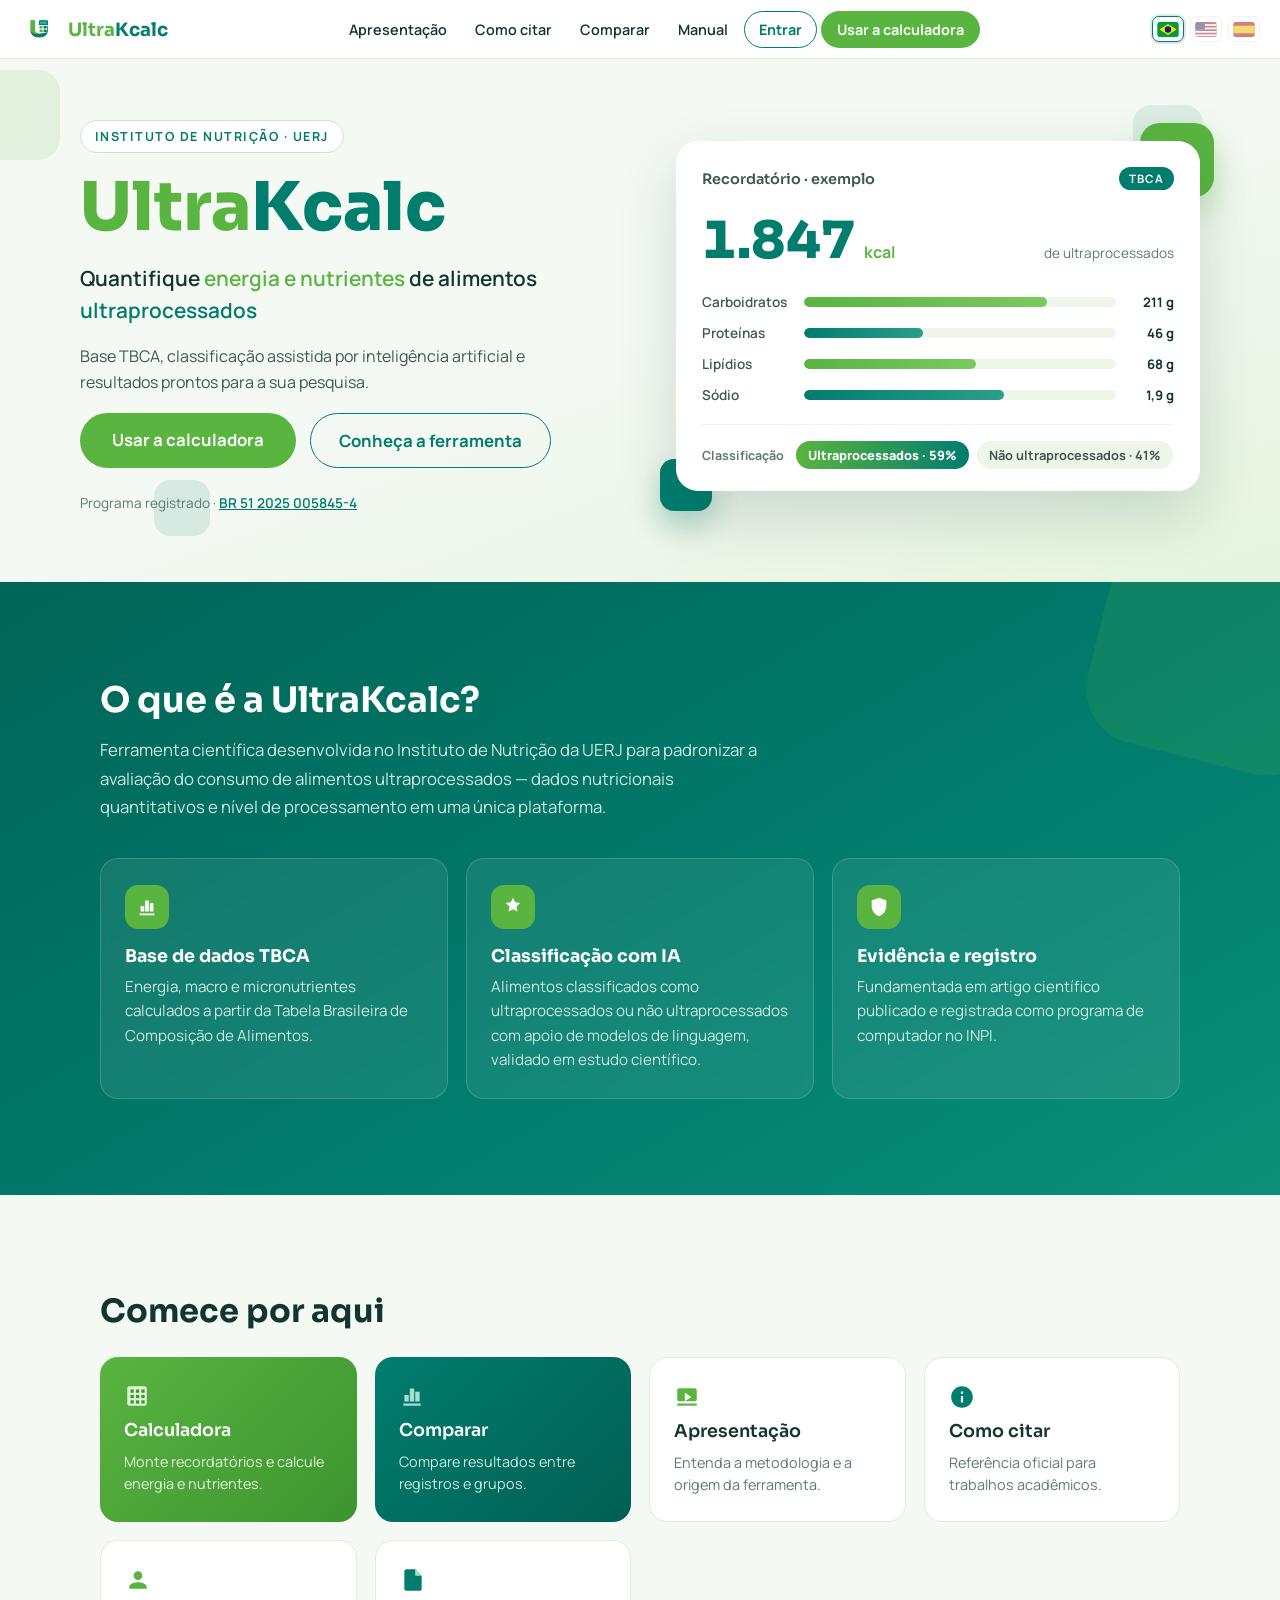
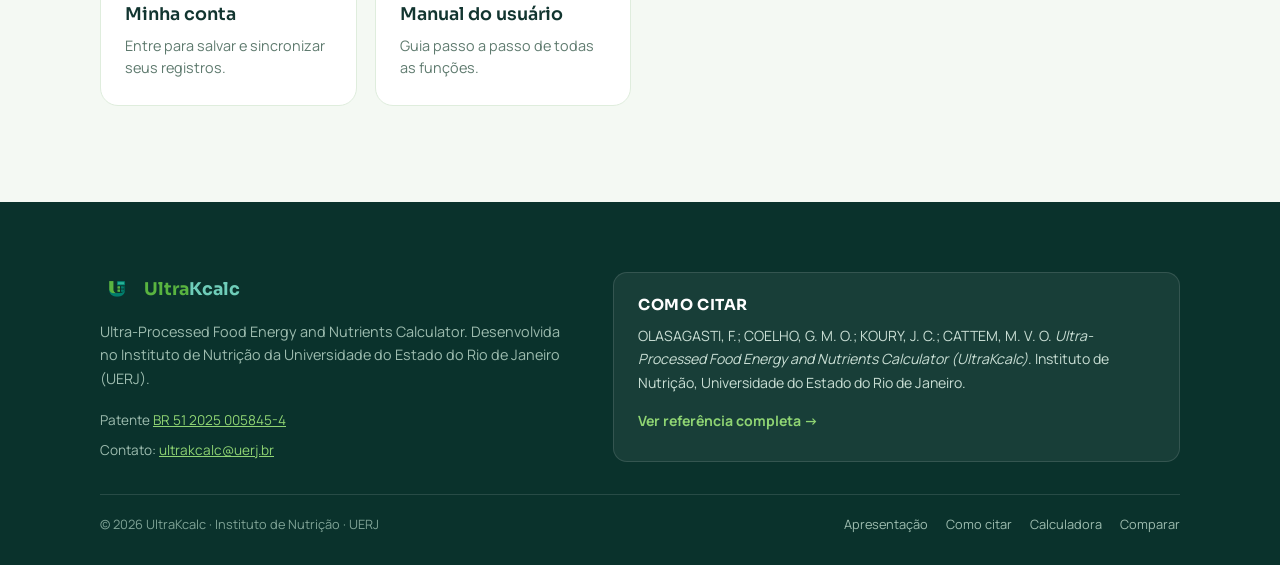
<file: index.html>
<!DOCTYPE html>
<html lang="pt-BR">
<head>
  <meta charset="UTF-8">
  <meta name="viewport" content="width=device-width, initial-scale=1.0">
  <title>UltraKcalc – Página Inicial</title>
  <link rel="icon" type="image/png" href="69df2eb4-bfdc-4633-b414-444ce7a7c3c5.png" sizes="512x512">
  <link rel="preconnect" href="https://fonts.googleapis.com">
  <link rel="preconnect" href="https://fonts.gstatic.com" crossorigin>
  <link href="https://fonts.googleapis.com/css2?family=Sora:wght@500;600;700;800&family=Manrope:wght@400;500;600;700&display=swap" rel="stylesheet">
  <style>
    body {
      margin: 0;
      padding: 0;
      background: #F4F9F3;
      color: #123530;
      font-family: 'Manrope', Arial, sans-serif;
    }
    html { scroll-behavior: smooth; }
    a { color: #017d6e; }
    a:hover { color: #59b440; }

    @keyframes ukFadeUp { from { opacity: 0; transform: translateY(22px); } to { opacity: 1; transform: translateY(0); } }
    @keyframes ukGrowBar { from { width: 0; } }
    @keyframes ukFloaty { 0%, 100% { transform: translateY(0) rotate(var(--rot, 0deg)); } 50% { transform: translateY(-14px) rotate(var(--rot, 0deg)); } }
    @keyframes ukPopIn { from { opacity: 0; transform: scale(0.7); } to { opacity: 1; transform: scale(1); } }
    @keyframes ukPulse { 0%, 100% { box-shadow: 0 0 0 0 rgba(89,180,64,0.35); } 50% { box-shadow: 0 0 0 8px rgba(89,180,64,0); } }

    /* ============ Abertura ============ */
    .abertura {
      position: relative;
      overflow: hidden;
      padding: 120px 24px 70px;
      box-sizing: border-box;
      background: linear-gradient(160deg, #F4F9F3 55%, #E4F4DE 100%);
    }
    .tecla {
      position: absolute;
      border-radius: 22px;
      animation: ukFloaty 7s ease-in-out infinite;
    }
    .abertura-grid {
      position: relative;
      max-width: 1120px;
      margin: 0 auto;
      display: grid;
      grid-template-columns: repeat(auto-fit, minmax(320px, 1fr));
      gap: clamp(32px, 6vw, 72px);
      align-items: center;
    }
    .abertura-texto { display: flex; flex-direction: column; align-items: flex-start; gap: 18px; }
    .selo-uerj {
      margin: 0;
      font-size: 0.78rem; font-weight: 700; letter-spacing: 0.12em; text-transform: uppercase;
      color: #017d6e; background: #ffffff; border: 1px solid #CBE6C2;
      padding: 7px 14px; border-radius: 999px;
      animation: ukFadeUp 0.6s ease-out both;
    }
    .abertura h1 {
      margin: 0;
      font-family: 'Sora', sans-serif;
      font-size: clamp(2.6rem, 6.5vw, 4.2rem);
      font-weight: 800; line-height: 1.08;
      animation: ukFadeUp 0.6s ease-out 0.1s both;
    }
    .abertura-sub {
      margin: 0; max-width: 480px;
      font-size: clamp(1.1rem, 2.4vw, 1.3rem); line-height: 1.55; font-weight: 600; color: #123530;
      text-wrap: pretty;
      animation: ukFadeUp 0.6s ease-out 0.2s both;
    }
    .abertura-desc {
      margin: 0; max-width: 480px;
      font-size: 1rem; line-height: 1.6; color: #40584F;
      text-wrap: pretty;
      animation: ukFadeUp 0.6s ease-out 0.25s both;
    }
    .verde { color: #59b440; }
    .teal { color: #017d6e; }
    .abertura-ctas { display: flex; gap: 14px; flex-wrap: wrap; animation: ukFadeUp 0.6s ease-out 0.3s both; }
    .btn-principal {
      text-decoration: none; background: #59b440; color: #ffffff; font-weight: 700; font-size: 1.05rem;
      padding: 15px 32px; border-radius: 999px;
      animation: ukPulse 2.4s ease-in-out infinite;
      transition: background-color 0.2s ease;
    }
    .btn-principal:hover { background: #017d6e; color: #ffffff; }
    .btn-secundario {
      text-decoration: none; background: transparent; color: #017d6e; font-weight: 700; font-size: 1.05rem;
      padding: 15px 28px; border-radius: 999px; border: 1.5px solid #017d6e;
      transition: background-color 0.2s ease, color 0.2s ease;
    }
    .btn-secundario:hover { background: #017d6e; color: #ffffff; }
    .abertura-patente { margin: 8px 0 0; font-size: 0.85rem; color: #5E7A6E; animation: ukFadeUp 0.6s ease-out 0.4s both; }
    .abertura-patente a { color: #017d6e; font-weight: 600; }

    /* ============ Card de demonstração ============ */
    .demo-wrap { position: relative; animation: ukFadeUp 0.7s ease-out 0.25s both; }
    .demo-tecla-a {
      position: absolute; top: -18px; right: -14px; width: 74px; height: 74px; border-radius: 20px;
      background: #59b440; --rot: 12deg; animation: ukFloaty 6s ease-in-out infinite;
      box-shadow: 0 14px 30px rgba(89,180,64,0.35);
    }
    .demo-tecla-b {
      position: absolute; bottom: -20px; left: -16px; width: 52px; height: 52px; border-radius: 14px;
      background: #017d6e; --rot: -10deg; animation: ukFloaty 7.5s ease-in-out infinite 0.8s;
      box-shadow: 0 14px 30px rgba(1,125,110,0.3);
    }
    .demo-card {
      position: relative; background: #ffffff; border-radius: 22px;
      box-shadow: 0 24px 60px rgba(18,53,48,0.16);
      padding: 26px 26px 22px; box-sizing: border-box;
    }
    .demo-head { display: flex; align-items: center; justify-content: space-between; gap: 12px; margin-bottom: 18px; }
    .demo-head .titulo { font-family: 'Sora', sans-serif; font-size: 0.9rem; font-weight: 600; color: #40584F; }
    .demo-head .tag-tbca {
      font-size: 0.72rem; font-weight: 700; letter-spacing: 0.08em; text-transform: uppercase;
      color: #ffffff; background: #017d6e; padding: 4px 10px; border-radius: 999px;
    }
    .demo-kcal { display: flex; align-items: baseline; gap: 8px; margin-bottom: 20px; }
    .demo-kcal .valor {
      font-family: 'Sora', sans-serif; font-size: clamp(2.4rem, 5vw, 3.2rem); font-weight: 800;
      color: #017d6e; font-variant-numeric: tabular-nums;
    }
    .demo-kcal .unidade { font-size: 1rem; font-weight: 700; color: #59b440; }
    .demo-kcal .contexto { font-size: 0.85rem; color: #5E7A6E; margin-left: auto; }
    .demo-barras { display: flex; flex-direction: column; gap: 13px; margin-bottom: 20px; }
    .demo-linha { display: grid; grid-template-columns: 92px 1fr 48px; align-items: center; gap: 10px; }
    .demo-linha .rotulo { font-size: 0.85rem; font-weight: 600; color: #40584F; }
    .demo-linha .trilha { height: 10px; background: #EEF6EA; border-radius: 999px; overflow: hidden; }
    .demo-linha .barra { height: 100%; border-radius: 999px; animation: ukGrowBar 1.2s cubic-bezier(0.2, 0.7, 0.2, 1) both; }
    .barra-verde { background: linear-gradient(90deg, #59b440, #7BC95E); }
    .barra-teal { background: linear-gradient(90deg, #017d6e, #2A9E8B); }
    .demo-linha .quantia { font-size: 0.82rem; font-weight: 700; color: #123530; text-align: right; }
    .demo-classif { display: flex; align-items: center; gap: 8px; flex-wrap: wrap; border-top: 1px solid #EEF6EA; padding-top: 16px; }
    .demo-classif .legenda { font-size: 0.78rem; font-weight: 700; color: #5E7A6E; margin-right: 4px; }
    .chip {
      font-size: 0.8rem; font-weight: 700; color: #40584F; background: #EEF6EA;
      padding: 5px 12px; border-radius: 999px; animation: ukPopIn 0.4s ease-out both;
    }
    .chip-destaque { color: #ffffff; font-weight: 800; background: linear-gradient(90deg, #59b440, #017d6e); }

    /* ============ Faixa "O que é" ============ */
    .faixa-teal {
      padding: clamp(52px, 8vw, 96px) 24px;
      box-sizing: border-box;
      background: linear-gradient(150deg, #016557 0%, #017d6e 60%, #0b9077 100%);
      position: relative; overflow: hidden;
    }
    .faixa-teal .decorativo {
      position: absolute; top: -60px; right: -60px; width: 240px; height: 240px;
      border-radius: 56px; background: rgba(89,180,64,0.16); transform: rotate(14deg);
    }
    .faixa-conteudo { position: relative; max-width: 1080px; margin: 0 auto; display: flex; flex-direction: column; gap: 36px; }
    .faixa-teal h2 { margin: 0 0 14px; font-family: 'Sora', sans-serif; font-size: clamp(1.6rem, 4vw, 2.2rem); color: #ffffff; }
    .faixa-teal .intro { margin: 0; max-width: 680px; font-size: 1.05rem; line-height: 1.7; color: #CFEADF; text-wrap: pretty; }
    .pilares { display: grid; grid-template-columns: repeat(auto-fit, minmax(250px, 1fr)); gap: 18px; }
    .pilar {
      background: rgba(255,255,255,0.08); border: 1px solid rgba(255,255,255,0.16);
      border-radius: 18px; padding: 26px 24px;
      -webkit-backdrop-filter: blur(4px); backdrop-filter: blur(4px);
    }
    .pilar .icone {
      width: 44px; height: 44px; border-radius: 13px; background: #59b440;
      display: flex; align-items: center; justify-content: center; margin-bottom: 16px;
    }
    .pilar .icone svg { width: 22px; height: 22px; fill: #ffffff; }
    .pilar h3 { margin: 0 0 8px; font-family: 'Sora', sans-serif; font-size: 1.1rem; color: #ffffff; }
    .pilar p { margin: 0; font-size: 0.95rem; line-height: 1.6; color: #CFEADF; }

    /* ============ Atalhos ============ */
    .atalhos { padding: clamp(52px, 8vw, 96px) 24px; box-sizing: border-box; background: #F4F9F3; }
    .atalhos-conteudo { max-width: 1080px; margin: 0 auto; }
    .atalhos h2 { margin: 0 0 26px; font-family: 'Sora', sans-serif; font-size: clamp(1.5rem, 4vw, 2rem); color: #123530; }
    .atalhos-grid { display: grid; grid-template-columns: repeat(auto-fit, minmax(240px, 1fr)); gap: 18px; }
    .atalho {
      text-decoration: none; border-radius: 18px; padding: 26px 24px;
      display: flex; flex-direction: column; gap: 10px; min-height: 130px; box-sizing: border-box;
      transition: transform 0.2s ease, border-color 0.2s ease, box-shadow 0.2s ease;
    }
    .atalho:hover { transform: translateY(-4px); }
    .atalho svg { width: 26px; height: 26px; }
    .atalho .nome { font-family: 'Sora', sans-serif; font-size: 1.1rem; font-weight: 600; }
    .atalho .info { font-size: 0.9rem; line-height: 1.5; }
    .atalho-verde { background: linear-gradient(135deg, #59b440, #3d9430); }
    .atalho-verde .nome { color: #ffffff; }
    .atalho-verde .info { color: #E4F4DE; }
    .atalho-teal { background: linear-gradient(135deg, #017d6e, #015f53); }
    .atalho-teal .nome { color: #ffffff; }
    .atalho-teal .info { color: #CFEADF; }
    .atalho-claro { background: #ffffff; border: 1px solid #DFEDDD; }
    .atalho-claro .nome { color: #123530; }
    .atalho-claro .info { color: #5E7A6E; }
    .atalho-claro:hover { border-color: #59b440; box-shadow: 0 10px 26px rgba(18,53,48,0.1); }

    /* ============ Rodapé ============ */
    .rodape { background: #0A322C; color: #C9DED4; padding: clamp(44px, 7vw, 70px) 24px 32px; box-sizing: border-box; }
    .rodape-conteudo { max-width: 1080px; margin: 0 auto; display: flex; flex-direction: column; gap: 32px; }
    .rodape-colunas { display: flex; flex-wrap: wrap; gap: 36px; justify-content: space-between; }
    .rodape-marca { flex: 1 1 340px; min-width: 260px; }
    .rodape-marca .logo-linha { display: flex; align-items: center; gap: 10px; margin-bottom: 14px; }
    .rodape-marca img { width: 34px; height: 34px; }
    .rodape-marca .nome { font-family: 'Sora', sans-serif; font-size: 1.1rem; font-weight: 700; }
    .rodape-marca .nome .k { color: #6FCDB9; }
    .rodape-marca p { margin: 0 0 18px; font-size: 0.9rem; line-height: 1.65; color: #9DBCAF; }
    .rodape-marca .patente { margin: 0; font-size: 0.85rem; color: #9DBCAF; }
    .rodape a { color: #8FD473; }
    .rodape a:hover { color: #ffffff; }
    .rodape-citacao {
      flex: 1 1 380px; min-width: 260px;
      background: rgba(255,255,255,0.06); border: 1px solid rgba(255,255,255,0.12);
      border-radius: 14px; padding: 22px 24px;
    }
    .rodape-citacao h3 {
      margin: 0 0 10px; font-family: 'Sora', sans-serif; font-size: 0.95rem; color: #ffffff;
      letter-spacing: 0.04em; text-transform: uppercase;
    }
    .rodape-citacao p { margin: 0 0 14px; font-size: 0.88rem; line-height: 1.7; color: #C9DED4; }
    .rodape-citacao a { font-size: 0.88rem; font-weight: 700; text-decoration: none; }
    .rodape-citacao a:hover { text-decoration: underline; }
    .rodape-base {
      border-top: 1px solid rgba(255,255,255,0.12); padding-top: 20px;
      display: flex; flex-wrap: wrap; gap: 12px 24px; align-items: center; justify-content: space-between;
    }
    .rodape-base .copy { font-size: 0.8rem; color: #7FA396; }
    .rodape-base nav { display: flex; gap: 18px; flex-wrap: wrap; }
    .rodape-base nav a { font-size: 0.8rem; color: #9DBCAF; text-decoration: none; }
    .rodape-base nav a:hover { color: #ffffff; }

    /* Revelação ao rolar */
    .reveal { opacity: 0; transform: translateY(24px); transition: opacity 0.6s ease, transform 0.6s ease; }
    .reveal.visivel { opacity: 1; transform: translateY(0); }

    @media (prefers-reduced-motion: reduce) {
      * { animation: none !important; transition: none !important; }
      .reveal { opacity: 1; transform: none; }
    }
  </style>
  <link rel="stylesheet" href="ultrakcalc_topbar.css">
</head>
<body>
  <!-- Barra superior compartilhada (preenchida por ultrakcalc_topbar.js) -->
  <header class="topbar"></header>

  <!-- ============ Abertura ============ -->
  <section class="abertura">
    <div class="tecla" aria-hidden="true" style="top:12%; left:-30px; width:90px; height:90px; background:#59b440; opacity:0.12; --rot:-12deg;"></div>
    <div class="tecla" aria-hidden="true" style="bottom:8%; left:12%; width:56px; height:56px; border-radius:16px; background:#017d6e; opacity:0.12; --rot:18deg; animation-duration:9s; animation-delay:1s;"></div>
    <div class="tecla" aria-hidden="true" style="top:18%; right:6%; width:70px; height:70px; border-radius:18px; background:#017d6e; opacity:0.1; --rot:10deg; animation-duration:8s; animation-delay:0.5s;"></div>

    <div class="abertura-grid">
      <div class="abertura-texto">
        <p class="selo-uerj">Instituto de Nutrição · UERJ</p>
        <h1><span class="verde">Ultra</span><span class="teal">Kcalc</span></h1>
        <p class="abertura-sub">Quantifique <span class="verde">energia e nutrientes</span> de alimentos <span class="teal">ultraprocessados</span></p>
        <p class="abertura-desc">Base TBCA, classificação assistida por inteligência artificial e resultados prontos para a sua pesquisa.</p>
        <div class="abertura-ctas">
          <a href="calculadora.html" class="btn-principal">Usar a calculadora</a>
          <a href="apresentacao.html" class="btn-secundario">Conheça a ferramenta</a>
        </div>
        <p class="abertura-patente">Programa registrado · <a href="https://revistas.inpi.gov.br/pdf/Programa_de_computador2863.pdf" target="_blank" rel="noopener noreferrer">BR 51 2025 005845-4</a></p>
      </div>

      <!-- Demonstração animada -->
      <div class="demo-wrap">
        <div class="demo-tecla-a" aria-hidden="true"></div>
        <div class="demo-tecla-b" aria-hidden="true"></div>
        <div class="demo-card">
          <div class="demo-head">
            <span class="titulo">Recordatório · exemplo</span>
            <span class="tag-tbca">TBCA</span>
          </div>
          <div class="demo-kcal">
            <span class="valor" id="kcalContador">0</span>
            <span class="unidade">kcal</span>
            <span class="contexto">de ultraprocessados</span>
          </div>
          <div class="demo-barras">
            <div class="demo-linha">
              <span class="rotulo">Carboidratos</span>
              <div class="trilha"><div class="barra barra-verde" style="width:78%; animation-delay:0.5s;"></div></div>
              <span class="quantia">211 g</span>
            </div>
            <div class="demo-linha">
              <span class="rotulo">Proteínas</span>
              <div class="trilha"><div class="barra barra-teal" style="width:38%; animation-delay:0.65s;"></div></div>
              <span class="quantia">46 g</span>
            </div>
            <div class="demo-linha">
              <span class="rotulo">Lipídios</span>
              <div class="trilha"><div class="barra barra-verde" style="width:55%; animation-delay:0.8s;"></div></div>
              <span class="quantia">68 g</span>
            </div>
            <div class="demo-linha">
              <span class="rotulo">Sódio</span>
              <div class="trilha"><div class="barra barra-teal" style="width:64%; animation-delay:0.95s;"></div></div>
              <span class="quantia">1,9 g</span>
            </div>
          </div>
          <div class="demo-classif">
            <span class="legenda">Classificação</span>
            <span class="chip chip-destaque" style="animation-delay:1.1s;">Ultraprocessados · 59%</span>
            <span class="chip" style="animation-delay:1.25s;">Não ultraprocessados · 41%</span>
          </div>
        </div>
      </div>
    </div>
  </section>

  <!-- ============ O que é ============ -->
  <section class="faixa-teal">
    <div class="decorativo" aria-hidden="true"></div>
    <div class="faixa-conteudo">
      <div class="reveal">
        <h2>O que é a UltraKcalc?</h2>
        <p class="intro">Ferramenta científica desenvolvida no Instituto de Nutrição da UERJ para padronizar a avaliação do consumo de alimentos ultraprocessados — dados nutricionais quantitativos e nível de processamento em uma única plataforma.</p>
      </div>
      <div class="pilares">
        <div class="pilar reveal">
          <div class="icone"><svg viewBox="0 0 24 24"><path d="M4 19h16v2H4v-2zm1-8h4v6H5v-6zm5-6h4v12h-4V5zm5 3h4v9h-4V8z"></path></svg></div>
          <h3>Base de dados TBCA</h3>
          <p>Energia, macro e micronutrientes calculados a partir da Tabela Brasileira de Composição de Alimentos.</p>
        </div>
        <div class="pilar reveal">
          <div class="icone"><svg viewBox="0 0 24 24"><path d="M12 2l2.4 4.9 5.4.8-3.9 3.8.9 5.4-4.8-2.5-4.8 2.5.9-5.4L4.2 7.7l5.4-.8L12 2z"></path></svg></div>
          <h3>Classificação com IA</h3>
          <p>Alimentos classificados como ultraprocessados ou não ultraprocessados com apoio de modelos de linguagem, validado em estudo científico.</p>
        </div>
        <div class="pilar reveal">
          <div class="icone"><svg viewBox="0 0 24 24"><path d="M12 2L4 5v6c0 5 3.4 9.7 8 11 4.6-1.3 8-6 8-11V5l-8-3z"></path></svg></div>
          <h3>Evidência e registro</h3>
          <p>Fundamentada em artigo científico publicado e registrada como programa de computador no INPI.</p>
        </div>
      </div>
    </div>
  </section>

  <!-- ============ Atalhos ============ -->
  <section class="atalhos">
    <div class="atalhos-conteudo">
      <h2 class="reveal">Comece por aqui</h2>
      <div class="atalhos-grid">
        <a class="atalho atalho-verde reveal" href="calculadora.html">
          <svg viewBox="0 0 24 24" fill="#DFF3D5"><rect x="3" y="3" width="18" height="18" rx="2"></rect><rect x="6" y="6" width="3" height="3" fill="#3d9430"></rect><rect x="11" y="6" width="3" height="3" fill="#3d9430"></rect><rect x="16" y="6" width="3" height="3" fill="#3d9430"></rect><rect x="6" y="11" width="3" height="3" fill="#3d9430"></rect><rect x="11" y="11" width="3" height="3" fill="#3d9430"></rect><rect x="16" y="11" width="3" height="3" fill="#3d9430"></rect><rect x="6" y="16" width="3" height="3" fill="#3d9430"></rect><rect x="11" y="16" width="3" height="3" fill="#3d9430"></rect><rect x="16" y="16" width="3" height="3" fill="#3d9430"></rect></svg>
          <span class="nome">Calculadora</span>
          <span class="info">Monte recordatórios e calcule energia e nutrientes.</span>
        </a>
        <a class="atalho atalho-teal reveal" href="comparar.html">
          <svg viewBox="0 0 24 24" fill="#A9DED2"><path d="M4 19h16v2H4v-2zm1-8h4v6H5v-6zm5-6h4v12h-4V5zm5 3h4v9h-4V8z"></path></svg>
          <span class="nome">Comparar</span>
          <span class="info">Compare resultados entre registros e grupos.</span>
        </a>
        <a class="atalho atalho-claro reveal" href="apresentacao.html">
          <svg viewBox="0 0 24 24" fill="#59b440"><rect x="3" y="4" width="18" height="12" rx="2"></rect><polygon points="10,8 16,12 10,16" fill="#ffffff"></polygon><rect x="3" y="18" width="18" height="2"></rect></svg>
          <span class="nome">Apresentação</span>
          <span class="info">Entenda a metodologia e a origem da ferramenta.</span>
        </a>
        <a class="atalho atalho-claro reveal" href="citacao.html">
          <svg viewBox="0 0 24 24" fill="#017d6e"><path d="M12 2C6.48 2 2 6.48 2 12s4.48 10 10 10 10-4.48 10-10S17.52 2 12 2zm1 15h-2v-6h2v6zm0-8h-2V7h2v2z"></path></svg>
          <span class="nome">Como citar</span>
          <span class="info">Referência oficial para trabalhos acadêmicos.</span>
        </a>
        <a class="atalho atalho-claro reveal" href="conta.html">
          <svg viewBox="0 0 24 24" fill="#59b440"><path d="M12 12c2.21 0 4-1.79 4-4s-1.79-4-4-4-4 1.79-4 4 1.79 4 4 4zm0 2c-2.67 0-8 1.34-8 4v2h16v-2c0-2.66-5.33-4-8-4z"></path></svg>
          <span class="nome">Minha conta</span>
          <span class="info">Entre para salvar e sincronizar seus registros.</span>
        </a>
        <a class="atalho atalho-claro reveal" href="manual.html">
          <svg viewBox="0 0 24 24" fill="#017d6e"><path d="M14 2H6c-1.1 0-2 .9-2 2v16c0 1.1.9 2 2 2h12c1.1 0 2-.9 2-2V8l-6-6z"></path><polygon points="14,2 14,8 20,8" fill="#A9DED2"></polygon></svg>
          <span class="nome">Manual do usuário</span>
          <span class="info">Guia passo a passo de todas as funções.</span>
        </a>
      </div>
    </div>
  </section>

  <!-- ============ Rodapé ============ -->
  <footer class="rodape">
    <div class="rodape-conteudo">
      <div class="rodape-colunas">
        <div class="rodape-marca">
          <div class="logo-linha">
            <img src="new_logo.png" alt="UltraKcalc logo">
            <span class="nome"><span class="verde">Ultra</span><span class="k">Kcalc</span></span>
          </div>
          <p>Ultra-Processed Food Energy and Nutrients Calculator. Desenvolvida no Instituto de Nutrição da Universidade do Estado do Rio de Janeiro (UERJ).</p>
          <p class="patente">Patente <a href="https://revistas.inpi.gov.br/pdf/Programa_de_computador2863.pdf" target="_blank" rel="noopener noreferrer">BR 51 2025 005845-4</a></p>
          <p class="patente" style="margin-top: 8px;">Contato: <a href="mailto:ultrakcalc@uerj.br">ultrakcalc@uerj.br</a></p>
        </div>
        <div class="rodape-citacao">
          <h3>Como citar</h3>
          <p>OLASAGASTI, F.; COELHO, G. M. O.; KOURY, J. C.; CATTEM, M. V. O. <em>Ultra-Processed Food Energy and Nutrients Calculator (UltraKcalc)</em>. Instituto de Nutrição, Universidade do Estado do Rio de Janeiro.</p>
          <a href="citacao.html">Ver referência completa →</a>
        </div>
      </div>
      <div class="rodape-base">
        <span class="copy">© 2026 UltraKcalc · Instituto de Nutrição · UERJ</span>
        <nav>
          <a href="apresentacao.html">Apresentação</a>
          <a href="citacao.html">Como citar</a>
          <a href="calculadora.html">Calculadora</a>
          <a href="comparar.html">Comparar</a>
        </nav>
      </div>
    </div>
  </footer>

  <script src="ultrakcalc_topbar.js" defer></script>
  <script>
    // Contador de kcal animado
    (function () {
      var el = document.getElementById('kcalContador');
      var alvo = 1847, dur = 1600, t0 = null;
      function passo(t) {
        if (t0 === null) t0 = t;
        var p = Math.min((t - t0) / dur, 1);
        var suave = 1 - Math.pow(1 - p, 3);
        el.textContent = Math.round(alvo * suave).toLocaleString('pt-BR');
        if (p < 1) requestAnimationFrame(passo);
      }
      if (window.matchMedia('(prefers-reduced-motion: reduce)').matches) {
        el.textContent = alvo.toLocaleString('pt-BR');
      } else {
        requestAnimationFrame(passo);
      }
    })();

    // Revelação ao rolar
    (function () {
      var els = document.querySelectorAll('.reveal');
      if (!('IntersectionObserver' in window)) {
        els.forEach(function (el) { el.classList.add('visivel'); });
        return;
      }
      var io = new IntersectionObserver(function (entries) {
        entries.forEach(function (e) {
          if (e.isIntersecting) {
            e.target.classList.add('visivel');
            io.unobserve(e.target);
          }
        });
      }, { threshold: 0.15 });
      els.forEach(function (el, i) {
        el.style.transitionDelay = (i % 3) * 0.12 + 's';
        io.observe(el);
      });
    })();
  </script>
  <script src="ultrakcalc_i18n.js" defer></script>
</body>
</html>
</file>
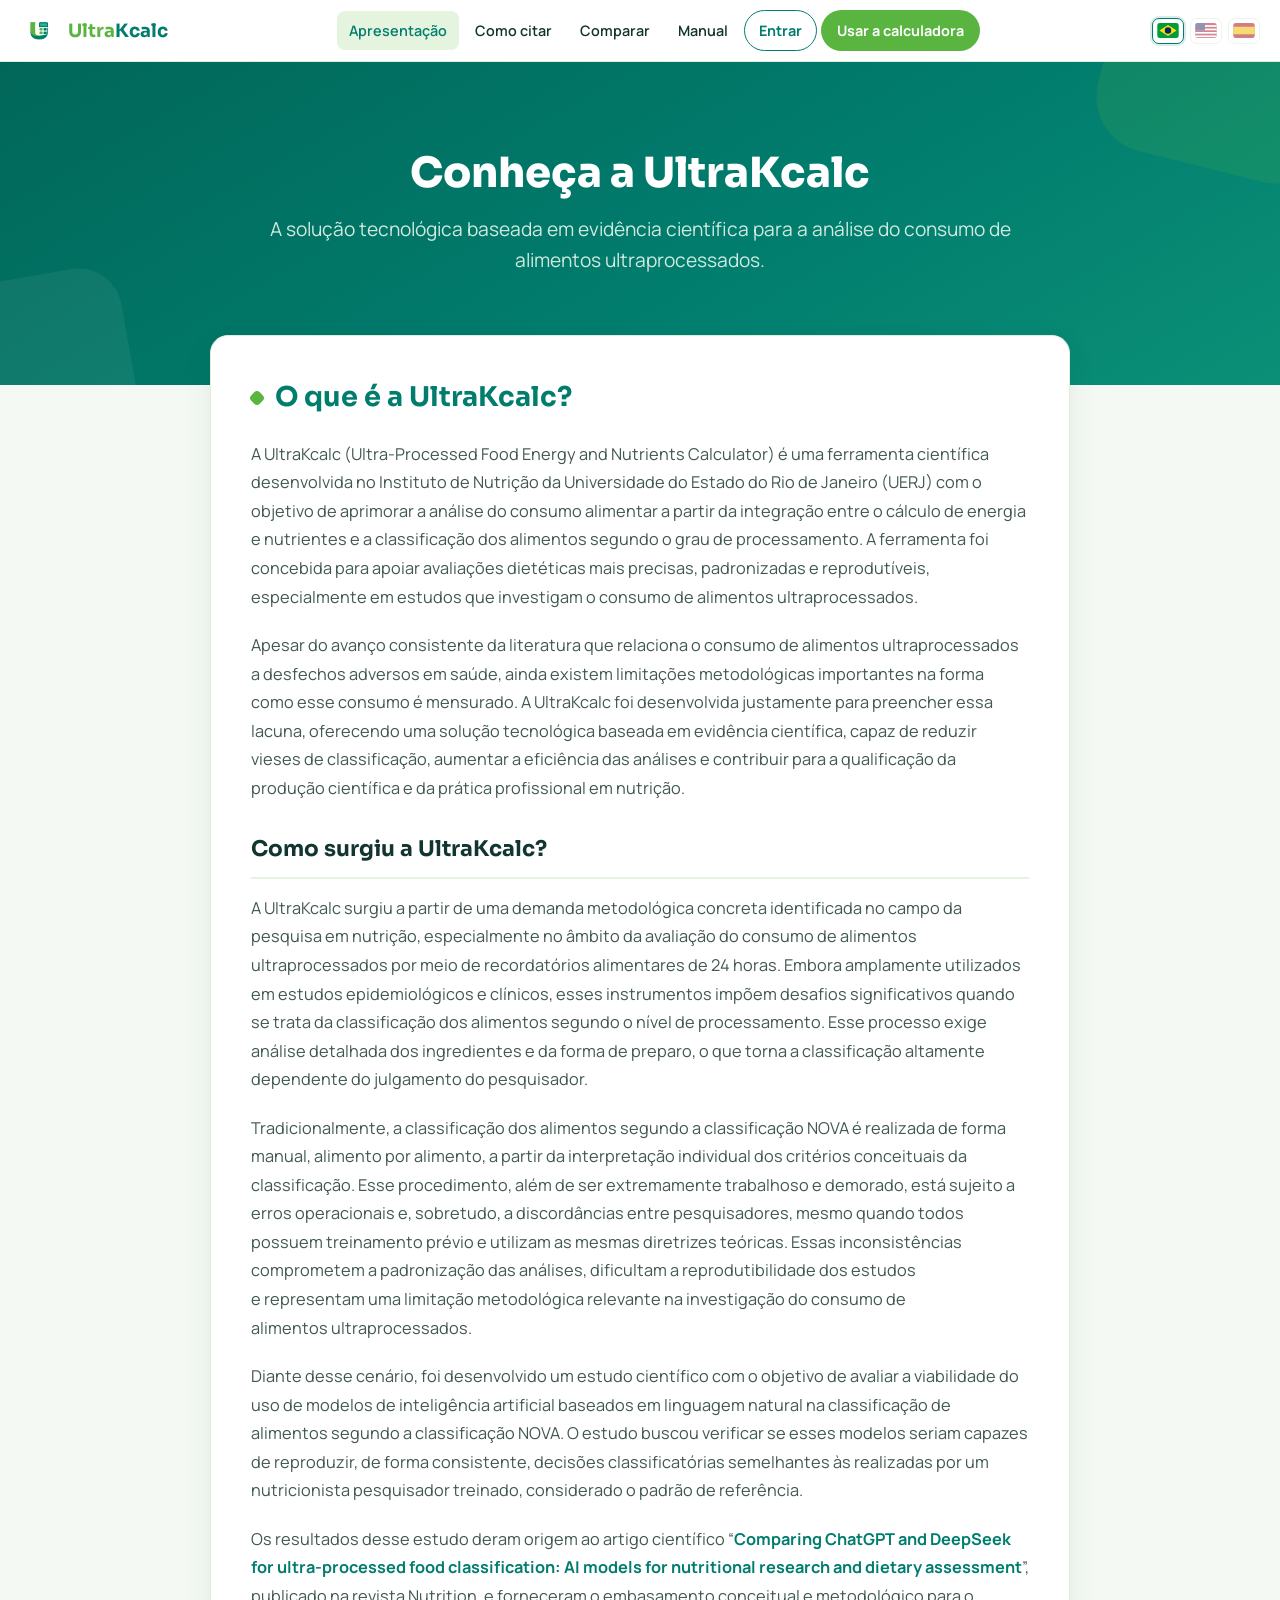
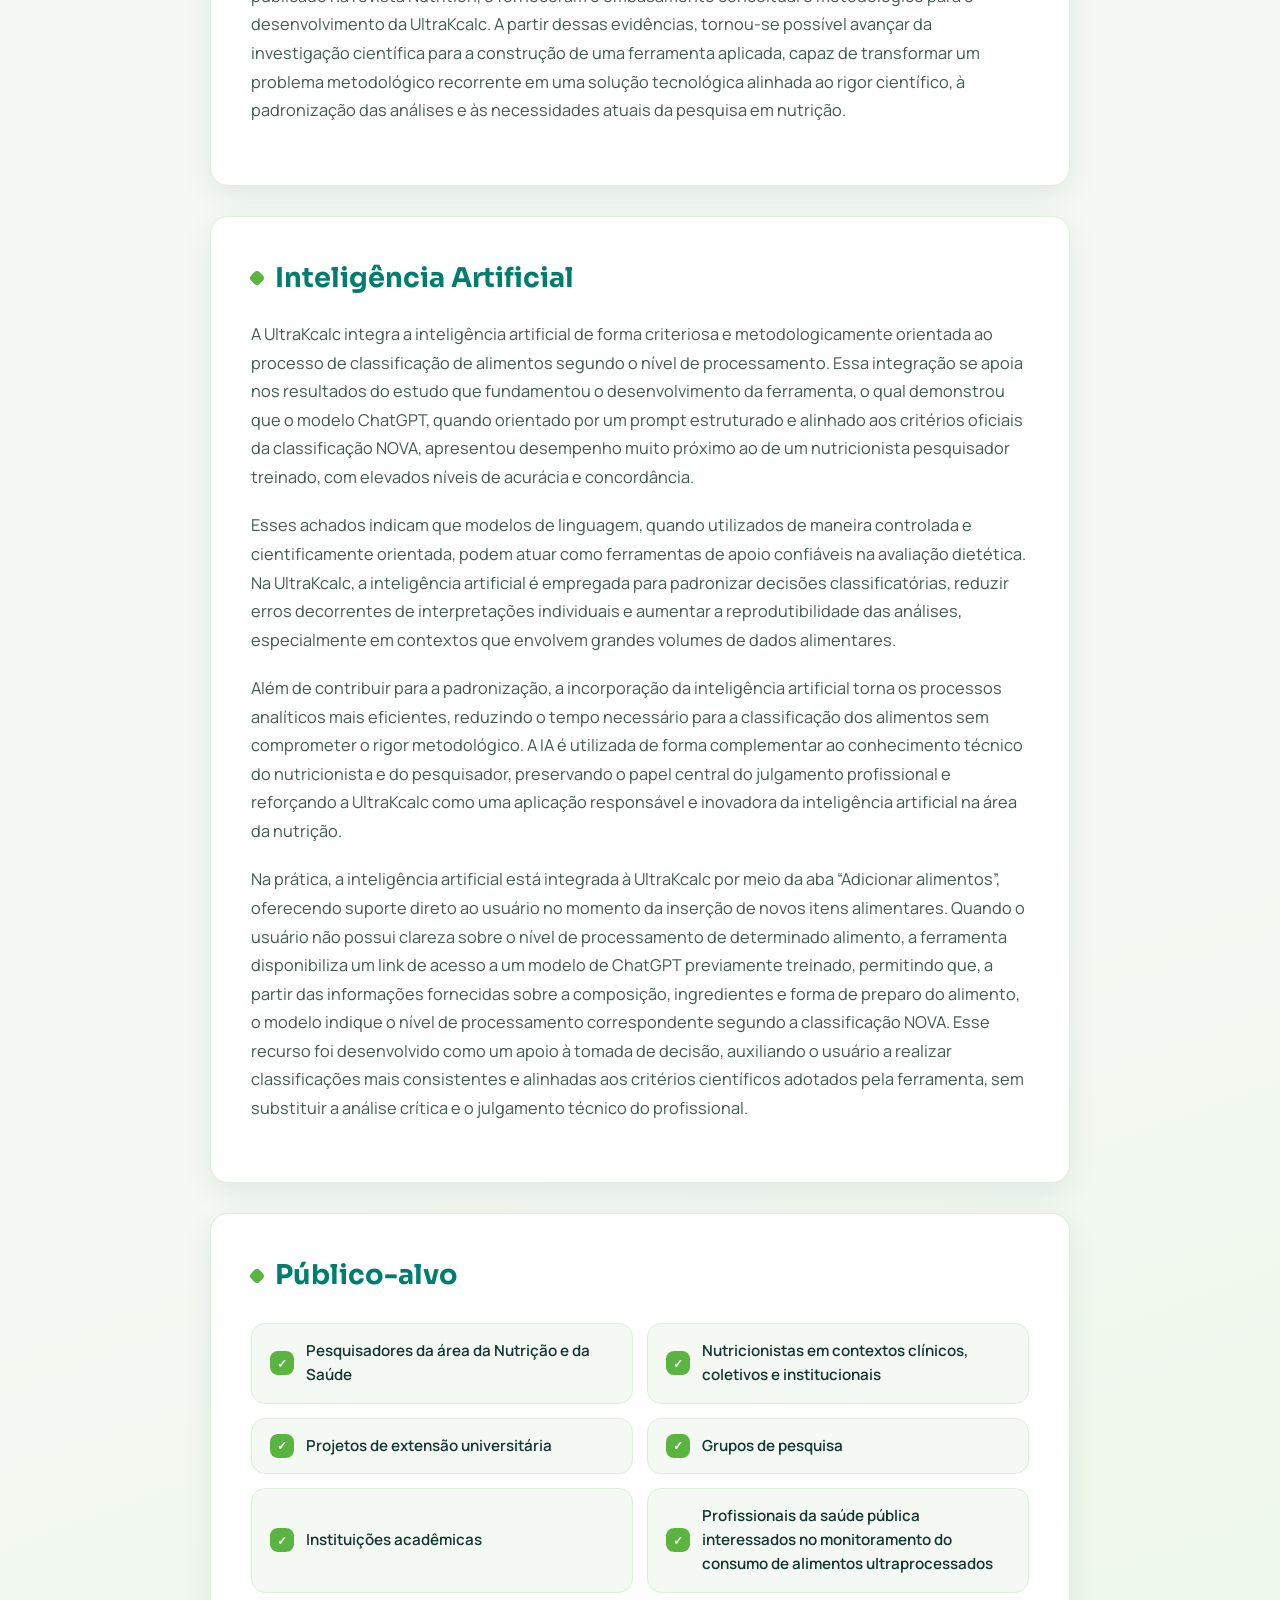
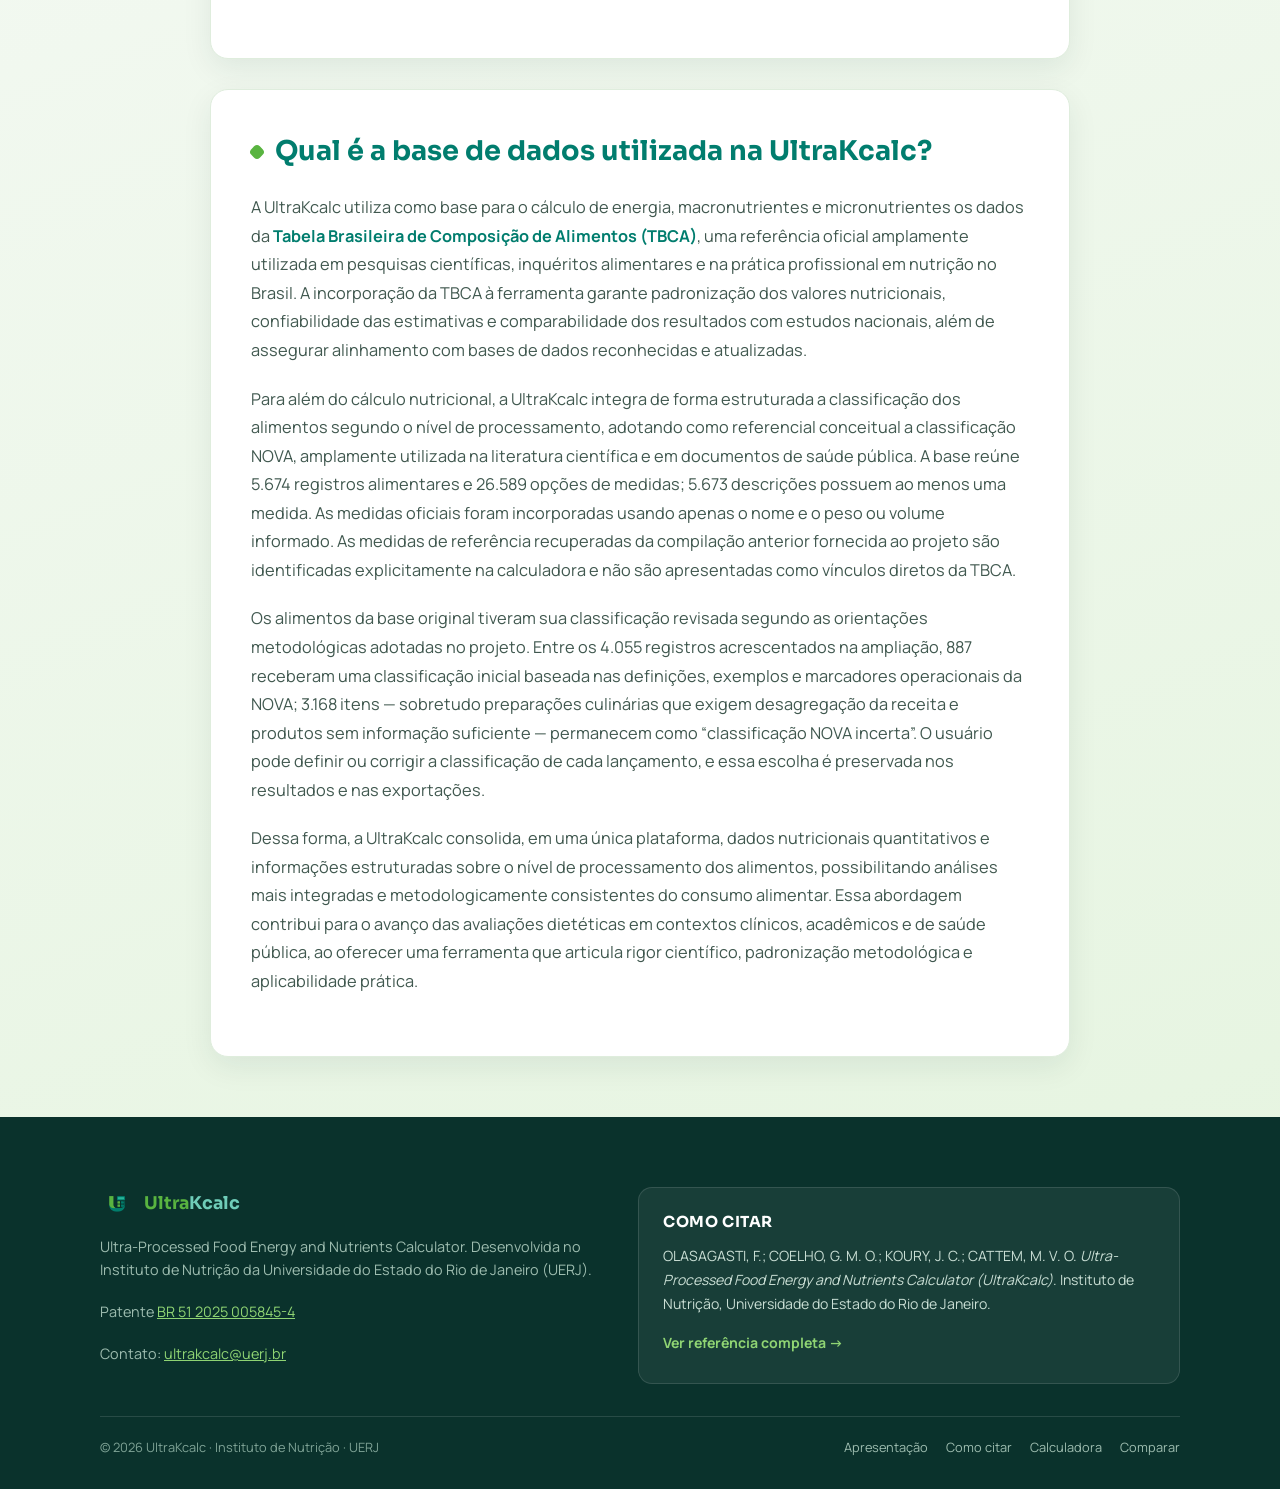
<file: apresentacao.html>
<!DOCTYPE html>
<html lang="pt-BR">
<head>
  <meta charset="UTF-8">
  <meta name="viewport" content="width=device-width, initial-scale=1.0">
  <title>Apresentação – UltraKcalc</title>
  <link rel="icon" type="image/png" href="69df2eb4-bfdc-4633-b414-444ce7a7c3c5.png" sizes="512x512">
    <link rel="preconnect" href="https://fonts.googleapis.com">
  <link rel="preconnect" href="https://fonts.gstatic.com" crossorigin>
  <link href="https://fonts.googleapis.com/css2?family=Sora:wght@500;600;700;800&family=Manrope:wght@400;500;600;700&display=swap" rel="stylesheet">
<style>
:root {
  --primary-color: #017d6e;
  --primary-light: #E4F4DE;
  --secondary-color: #59b440;
  --text-color: #123530;
  --muted: #5E7A6E;
  --bg-color: #F4F9F3;
  --line: #DFEDDD;
  --white: #ffffff;
  --shadow: 0 10px 30px rgba(18, 53, 48, 0.08);
  --transition: all 0.3s ease;
}

* { margin: 0; padding: 0; box-sizing: border-box; }

body {
  font-family: 'Manrope', Arial, sans-serif;
  background: linear-gradient(160deg, #F4F9F3 55%, #E4F4DE 100%);
  color: var(--text-color);
  line-height: 1.6;
}

html { scroll-behavior: smooth; }

h1, h2, h3 { font-family: 'Sora', sans-serif; }

/* Hero */
.hero {
  position: relative;
  overflow: hidden;
  background: linear-gradient(150deg, #016557 0%, #017d6e 60%, #0b9077 100%);
  color: var(--white);
  padding: 150px 20px 110px;
  text-align: center;
}

.hero::before {
  content: '';
  position: absolute;
  top: -70px; right: -70px;
  width: 240px; height: 240px;
  border-radius: 56px;
  background: rgba(89, 180, 64, 0.16);
  transform: rotate(14deg);
}

.hero::after {
  content: '';
  position: absolute;
  bottom: -60px; left: -40px;
  width: 170px; height: 170px;
  border-radius: 44px;
  background: rgba(255, 255, 255, 0.06);
  transform: rotate(-10deg);
}

.hero h1 {
  position: relative;
  font-size: clamp(1.9rem, 4.5vw, 2.6rem);
  margin-bottom: 16px;
  font-weight: 800;
  line-height: 1.15;
  animation: fadeInUp 0.8s ease-out;
}

.hero p {
  position: relative;
  font-size: clamp(1rem, 2.4vw, 1.2rem);
  max-width: 760px;
  margin: 0 auto;
  color: #CFEADF;
  animation: fadeInUp 1s ease-out;
}

/* Cards */
.card {
  background: var(--white);
  padding: 40px;
  border-radius: 18px;
  border: 1px solid var(--line);
  box-shadow: var(--shadow);
  margin-bottom: 30px;
  animation: fadeInUp 1.2s ease-out;
}

.card h2 {
  color: var(--primary-color);
  font-size: 1.7rem;
  margin-bottom: 20px;
  display: flex;
  align-items: center;
  gap: 12px;
}

.card h2::before {
  content: '';
  display: inline-block;
  flex: 0 0 auto;
  width: 12px;
  height: 12px;
  background: var(--secondary-color);
  border-radius: 4px;
  transform: rotate(45deg);
}

.card p {
  margin-bottom: 20px;
  color: #40584F;
  font-size: 1.02rem;
  line-height: 1.75;
  text-wrap: pretty;
}

.card a {
  color: var(--primary-color);
  text-decoration: none;
  font-weight: 700;
  transition: var(--transition);
  border-bottom: 1px solid transparent;
}

.card a:hover {
  color: var(--secondary-color);
  border-bottom-color: var(--secondary-color);
}

/* Mobile bottom nav */
.mobile-nav {
  display: none;
  position: fixed;
  bottom: 0; left: 0;
  width: 100%;
  background: var(--white);
  border-top: 1px solid var(--line);
  box-shadow: 0 -6px 20px rgba(18, 53, 48, 0.08);
  padding: 10px 0 12px;
  justify-content: space-around;
  z-index: 1000;
}

.mobile-nav a {
  display: flex;
  flex-direction: column;
  align-items: center;
  text-decoration: none;
  color: var(--muted);
  font-size: 0.7rem;
  font-weight: 600;
  gap: 4px;
  padding: 4px 10px;
  border-radius: 10px;
}

.mobile-nav a.active { color: var(--primary-color); background: var(--primary-light); }

.mobile-nav svg { width: 20px; height: 20px; fill: currentColor; }

@keyframes fadeInUp {
  from { opacity: 0; transform: translateY(30px); }
  to { opacity: 1; transform: translateY(0); }
}

@media (prefers-reduced-motion: reduce) {
  * { animation: none !important; transition: none !important; }
}

.container {
  max-width: 900px;
  margin: -50px auto 60px;
  padding: 0 20px;
  position: relative;
  z-index: 10;
}

.card h3 {
  color: var(--text-color);
  font-size: 1.35rem;
  margin: 30px 0 15px;
  padding-bottom: 10px;
  border-bottom: 2px solid var(--primary-light);
}

.target-audience-list {
  list-style: none;
  display: grid;
  grid-template-columns: repeat(auto-fit, minmax(280px, 1fr));
  gap: 14px;
  margin: 25px 0;
  padding: 0;
}

.target-audience-list li {
  background: var(--bg-color);
  border: 1px solid var(--line);
  padding: 15px 18px;
  border-radius: 14px;
  color: var(--text-color);
  font-weight: 600;
  font-size: 0.95rem;
  display: flex;
  align-items: center;
  gap: 12px;
  transition: var(--transition);
}

.target-audience-list li::before {
  content: '✓';
  flex: 0 0 auto;
  width: 24px; height: 24px;
  display: flex;
  align-items: center;
  justify-content: center;
  border-radius: 8px;
  background: var(--secondary-color);
  color: var(--white);
  font-size: 0.75rem;
  font-weight: 800;
}

.target-audience-list li:hover {
  transform: translateY(-3px);
  border-color: var(--secondary-color);
  box-shadow: 0 8px 20px rgba(18, 53, 48, 0.08);
}

@media (max-width: 768px) {
  .mobile-nav { display: flex; }
  .hero { padding: 110px 20px 80px; }
  .card { padding: 25px; }
  .card h2 { font-size: 1.4rem; }
  .container { margin-top: -40px; margin-bottom: 90px; }
  .target-audience-list { grid-template-columns: 1fr; }
}
</style>
  <link rel="stylesheet" href="ultrakcalc_topbar.css">
  <link rel="stylesheet" href="ultrakcalc_footer.css">
</head>
<body>
  <!-- Top header (Original Restored) -->
  <!-- Barra superior compartilhada (preenchida por ultrakcalc_topbar.js) -->
  <header class="topbar"></header>

  <!-- Hero Section (Banner de Impacto) -->
  <section class="hero">
    <h1>Conheça a UltraKcalc</h1>
    <p>A solução tecnológica baseada em evidência científica para a análise do consumo de alimentos ultraprocessados.</p>
  </section>

  <!-- Main Content (Original Text) -->
  <main class="container">
    <div class="card">
      <h2>O que é a UltraKcalc?</h2>
      <p>A UltraKcalc (Ultra‑Processed Food Energy and Nutrients Calculator) é uma ferramenta científica desenvolvida no Instituto de Nutrição da Universidade do Estado do Rio de Janeiro (UERJ) com o objetivo de aprimorar a análise do consumo alimentar a partir da integração entre o cálculo de energia e nutrientes e a classificação dos alimentos segundo o grau de processamento. A ferramenta foi concebida para apoiar avaliações dietéticas mais precisas, padronizadas e reprodutíveis, especialmente em estudos que investigam o consumo de alimentos ultraprocessados.</p>
      <p>Apesar do avanço consistente da literatura que relaciona o consumo de alimentos ultraprocessados a desfechos adversos em saúde, ainda existem limitações metodológicas importantes na forma como esse consumo é mensurado. A UltraKcalc foi desenvolvida justamente para preencher essa lacuna, oferecendo uma solução tecnológica baseada em evidência científica, capaz de reduzir vieses de classificação, aumentar a eficiência das análises e contribuir para a qualificação da produção científica e da prática profissional em nutrição.</p>
      
      <h3>Como surgiu a UltraKcalc?</h3>
      <p>A UltraKcalc surgiu a partir de uma demanda metodológica concreta identificada no campo da pesquisa em nutrição, especialmente no âmbito da avaliação do consumo de alimentos ultraprocessados por meio de recordatórios alimentares de 24 horas. Embora amplamente utilizados em estudos epidemiológicos e clínicos, esses instrumentos impõem desafios significativos quando se trata da classificação dos alimentos segundo o nível de processamento. Esse processo exige análise detalhada dos ingredientes e da forma de preparo, o que torna a classificação altamente dependente do julgamento do pesquisador.</p>
      <p>Tradicionalmente, a classificação dos alimentos segundo a classificação NOVA é realizada de forma manual, alimento por alimento, a partir da interpretação individual dos critérios conceituais da classificação. Esse procedimento, além de ser extremamente trabalhoso e demorado, está sujeito a erros operacionais e, sobretudo, a discordâncias entre pesquisadores, mesmo quando todos possuem treinamento prévio e utilizam as mesmas diretrizes teóricas. Essas inconsistências comprometem a padronização das análises, dificultam a reprodutibilidade dos estudos e representam uma limitação metodológica relevante na investigação do consumo de alimentos ultraprocessados.</p>
      <p>Diante desse cenário, foi desenvolvido um estudo científico com o objetivo de avaliar a viabilidade do uso de modelos de inteligência artificial baseados em linguagem natural na classificação de alimentos segundo a classificação NOVA. O estudo buscou verificar se esses modelos seriam capazes de reproduzir, de forma consistente, decisões classificatórias semelhantes às realizadas por um nutricionista pesquisador treinado, considerado o padrão de referência.</p>
      <p>Os resultados desse estudo deram origem ao artigo científico “<a href="https://www.sciencedirect.com/science/article/abs/pii/S0899900725003831?via%3Dihub" target="_blank" rel="noopener noreferrer">Comparing ChatGPT and DeepSeek for ultra-processed food classification: AI models for nutritional research and dietary assessment</a>”, publicado na revista Nutrition, e forneceram o embasamento conceitual e metodológico para o desenvolvimento da UltraKcalc. A partir dessas evidências, tornou‑se possível avançar da investigação científica para a construção de uma ferramenta aplicada, capaz de transformar um problema metodológico recorrente em uma solução tecnológica alinhada ao rigor científico, à padronização das análises e às necessidades atuais da pesquisa em nutrição.</p>
    </div>

    <div class="card">
      <h2>Inteligência Artificial</h2>
      <p>A UltraKcalc integra a inteligência artificial de forma criteriosa e metodologicamente orientada ao processo de classificação de alimentos segundo o nível de processamento. Essa integração se apoia nos resultados do estudo que fundamentou o desenvolvimento da ferramenta, o qual demonstrou que o modelo ChatGPT, quando orientado por um prompt estruturado e alinhado aos critérios oficiais da classificação NOVA, apresentou desempenho muito próximo ao de um nutricionista pesquisador treinado, com elevados níveis de acurácia e concordância.</p>
      <p>Esses achados indicam que modelos de linguagem, quando utilizados de maneira controlada e cientificamente orientada, podem atuar como ferramentas de apoio confiáveis na avaliação dietética. Na UltraKcalc, a inteligência artificial é empregada para padronizar decisões classificatórias, reduzir erros decorrentes de interpretações individuais e aumentar a reprodutibilidade das análises, especialmente em contextos que envolvem grandes volumes de dados alimentares.</p>
      <p>Além de contribuir para a padronização, a incorporação da inteligência artificial torna os processos analíticos mais eficientes, reduzindo o tempo necessário para a classificação dos alimentos sem comprometer o rigor metodológico. A IA é utilizada de forma complementar ao conhecimento técnico do nutricionista e do pesquisador, preservando o papel central do julgamento profissional e reforçando a UltraKcalc como uma aplicação responsável e inovadora da inteligência artificial na área da nutrição.</p>
      <p>Na prática, a inteligência artificial está integrada à UltraKcalc por meio da aba “Adicionar alimentos”, oferecendo suporte direto ao usuário no momento da inserção de novos itens alimentares. Quando o usuário não possui clareza sobre o nível de processamento de determinado alimento, a ferramenta disponibiliza um link de acesso a um modelo de ChatGPT previamente treinado, permitindo que, a partir das informações fornecidas sobre a composição, ingredientes e forma de preparo do alimento, o modelo indique o nível de processamento correspondente segundo a classificação NOVA. Esse recurso foi desenvolvido como um apoio à tomada de decisão, auxiliando o usuário a realizar classificações mais consistentes e alinhadas aos critérios científicos adotados pela ferramenta, sem substituir a análise crítica e o julgamento técnico do profissional.</p>
    </div>

    <div class="card">
      <h2>Público-alvo</h2>
      <ul class="target-audience-list">
        <li>Pesquisadores da área da Nutrição e da Saúde</li>
        <li>Nutricionistas em contextos clínicos, coletivos e institucionais</li>
        <li>Projetos de extensão universitária</li>
        <li>Grupos de pesquisa</li>
        <li>Instituições acadêmicas</li>
        <li>Profissionais da saúde pública interessados no monitoramento do consumo de alimentos ultraprocessados</li>
      </ul>
    </div>

    <div class="card">
      <h2>Qual é a base de dados utilizada na UltraKcalc?</h2>
      <p>A UltraKcalc utiliza como base para o cálculo de energia, macronutrientes e micronutrientes os dados da <a href="https://www.tbca.net.br/" target="_blank" rel="noopener noreferrer">Tabela Brasileira de Composição de Alimentos (TBCA)</a>, uma referência oficial amplamente utilizada em pesquisas científicas, inquéritos alimentares e na prática profissional em nutrição no Brasil. A incorporação da TBCA à ferramenta garante padronização dos valores nutricionais, confiabilidade das estimativas e comparabilidade dos resultados com estudos nacionais, além de assegurar alinhamento com bases de dados reconhecidas e atualizadas.</p>
      <p>Para além do cálculo nutricional, a UltraKcalc integra de forma estruturada a classificação dos alimentos segundo o nível de processamento, adotando como referencial conceitual a classificação NOVA, amplamente utilizada na literatura científica e em documentos de saúde pública. A base reúne 5.674 registros alimentares e 26.589 opções de medidas; 5.673 descrições possuem ao menos uma medida. As medidas oficiais foram incorporadas usando apenas o nome e o peso ou volume informado. As medidas de referência recuperadas da compilação anterior fornecida ao projeto são identificadas explicitamente na calculadora e não são apresentadas como vínculos diretos da TBCA.</p>
      <p>Os alimentos da base original tiveram sua classificação revisada segundo as orientações metodológicas adotadas no projeto. Entre os 4.055 registros acrescentados na ampliação, 887 receberam uma classificação inicial baseada nas definições, exemplos e marcadores operacionais da NOVA; 3.168 itens — sobretudo preparações culinárias que exigem desagregação da receita e produtos sem informação suficiente — permanecem como “classificação NOVA incerta”. O usuário pode definir ou corrigir a classificação de cada lançamento, e essa escolha é preservada nos resultados e nas exportações.</p>
      <p>Dessa forma, a UltraKcalc consolida, em uma única plataforma, dados nutricionais quantitativos e informações estruturadas sobre o nível de processamento dos alimentos, possibilitando análises mais integradas e metodologicamente consistentes do consumo alimentar. Essa abordagem contribui para o avanço das avaliações dietéticas em contextos clínicos, acadêmicos e de saúde pública, ao oferecer uma ferramenta que articula rigor científico, padronização metodológica e aplicabilidade prática.</p>
    </div>
  </main>

  <!-- Mobile Bottom Nav -->
  <nav class="mobile-nav">
    <a href="index.html">
      <svg viewBox="0 0 24 24"><path d="M10 20v-6h4v6h5v-8h3L12 3 2 12h3v8z"></path></svg>
      Início
    </a>
    <a href="apresentacao.html" class="active">
      <svg viewBox="0 0 24 24"><rect x="3" y="4" width="18" height="12" rx="2" ry="2"></rect><polygon points="10,8 16,12 10,16"></polygon><rect x="3" y="18" width="18" height="2"></rect></svg>
      Sobre
    </a>
    <a href="calculadora.html">
      <svg viewBox="0 0 24 24"><rect x="3" y="3" width="18" height="18" rx="2" ry="2"></rect><path d="M6 6h3v3H6zm5 0h3v3h-3zm5 0h3v3h-3zM6 11h3v3H6zm5 0h3v3h-3zm5 0h3v3h-3zM6 16h3v3H6zm5 0h3v3h-3zm5 0h3v3h-3z"/></svg>
      Calc
    </a>
    <a href="citacao.html">
      <svg viewBox="0 0 24 24"><path d="M12 2C6.48 2 2 6.48 2 12s4.48 10 10 10 10-4.48 10-10S17.52 2 12 2zm1 15h-2v-6h2v6zm0-8h-2V7h2v2z"></path></svg>
      Citar
    </a>
    <a href="conta.html">
      <svg viewBox="0 0 24 24"><path d="M12 12c2.21 0 4-1.79 4-4s-1.79-4-4-4-4 1.79-4 4 1.79 4 4 4zm0 2c-2.67 0-8 1.34-8 4v2h16v-2c0-2.66-5.33-4-8-4z"></path></svg>
      Login
    </a>
  </nav>
  <script src="ultrakcalc_topbar.js" defer></script>
  <script src="ultrakcalc_footer.js" defer></script>
  <script src="ultrakcalc_i18n.js" defer></script>
</body>
</html>
</file>
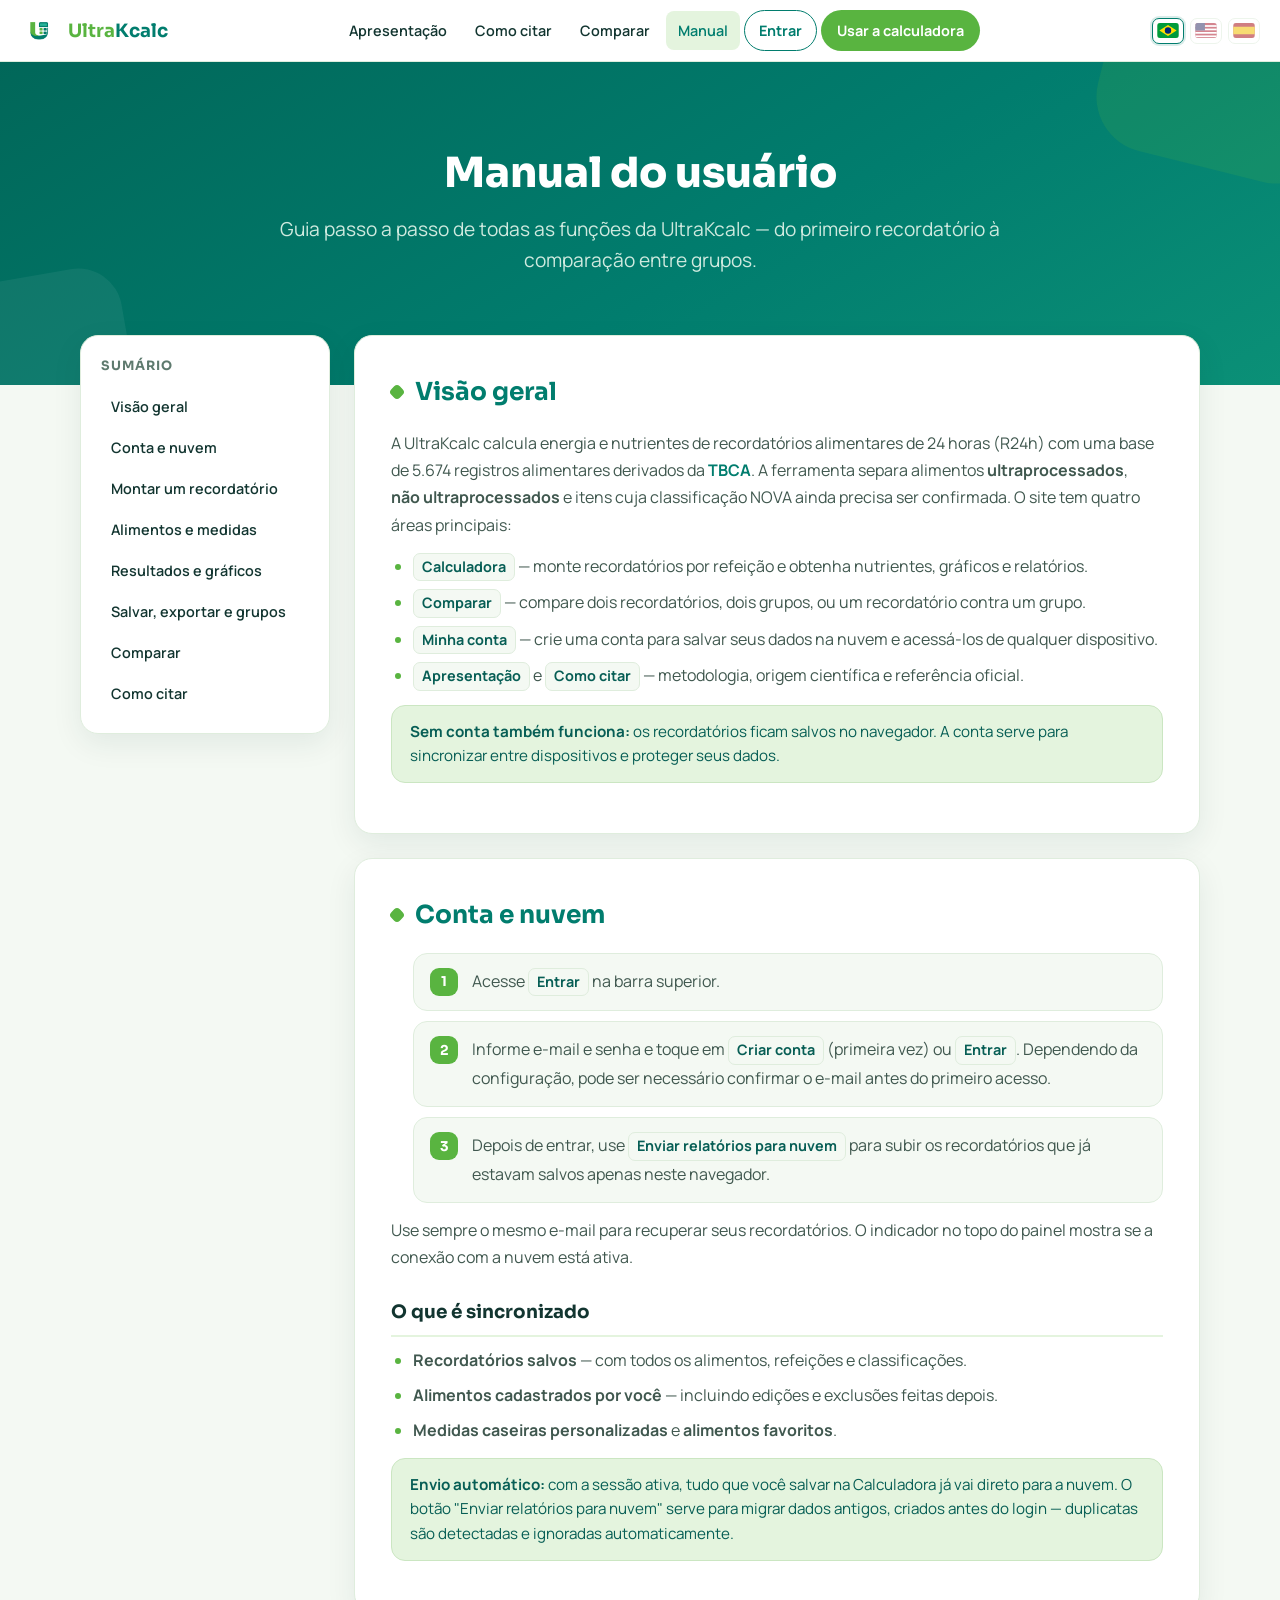
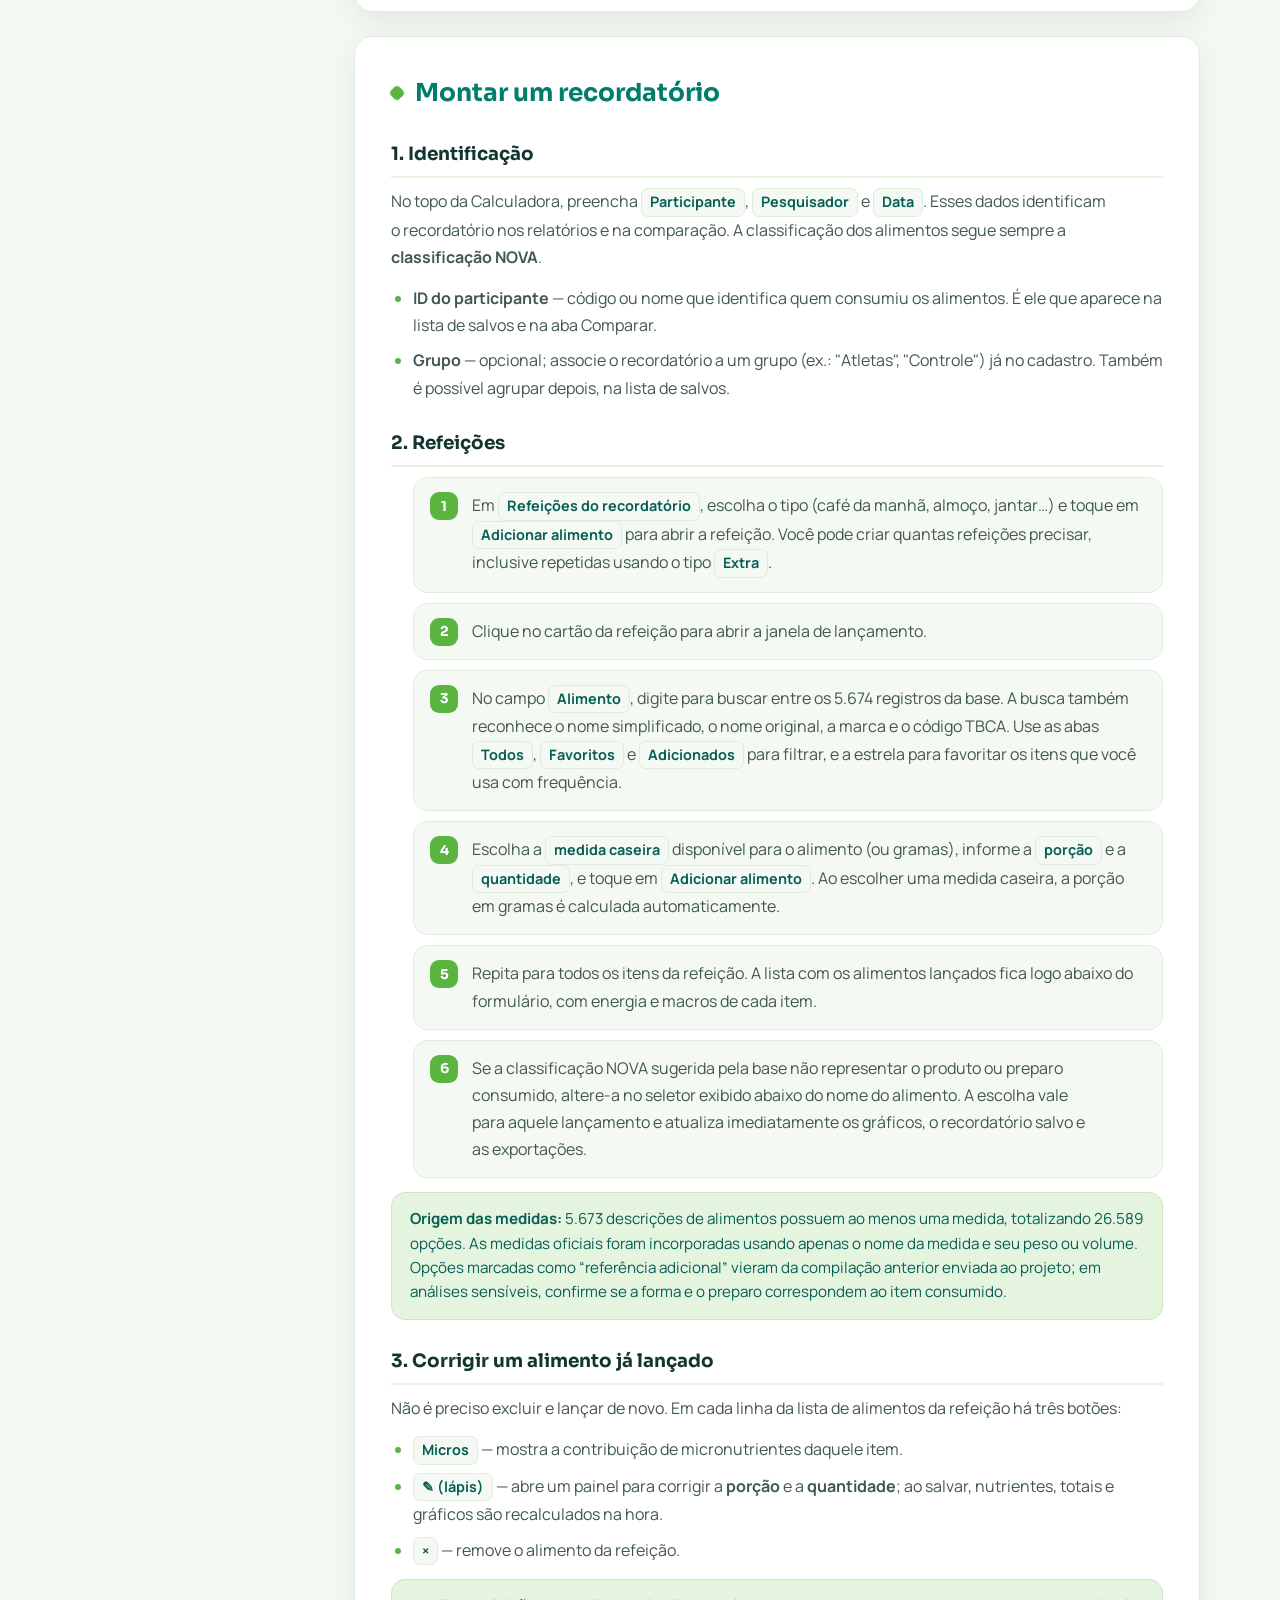
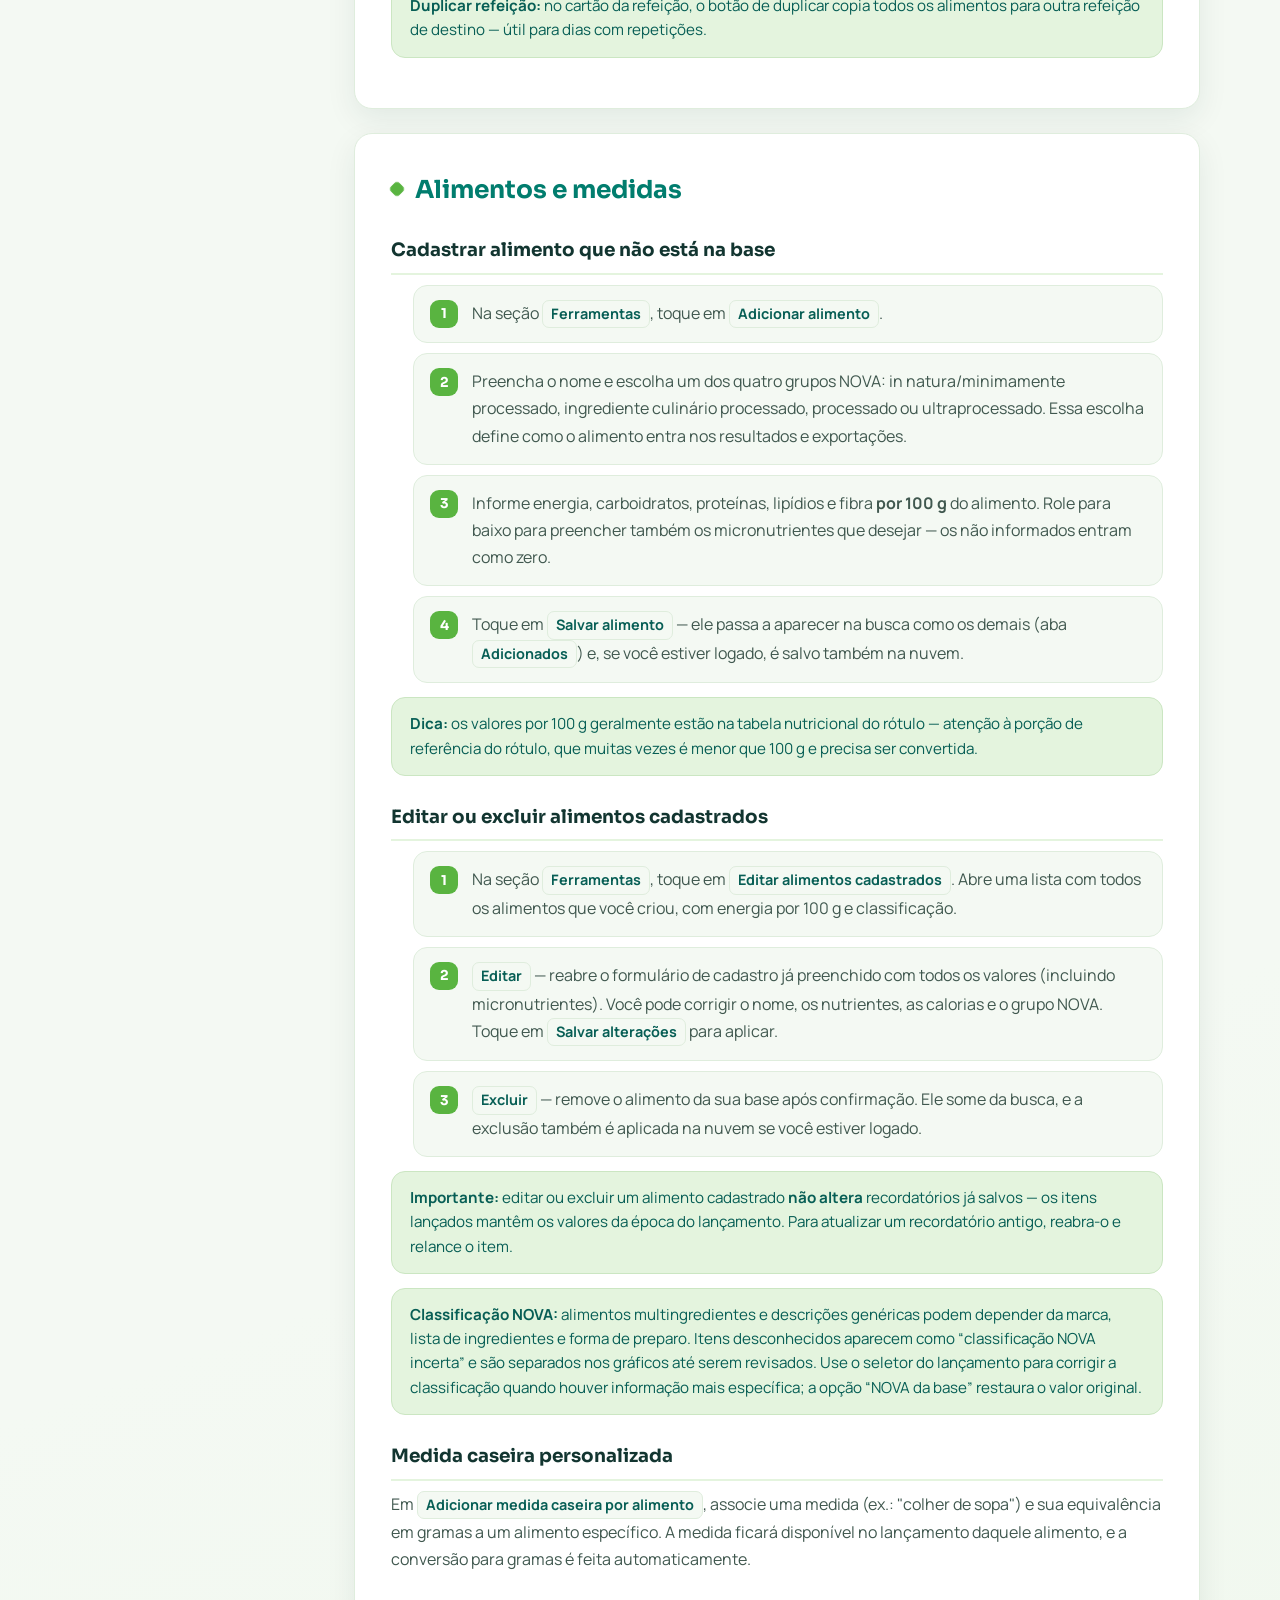
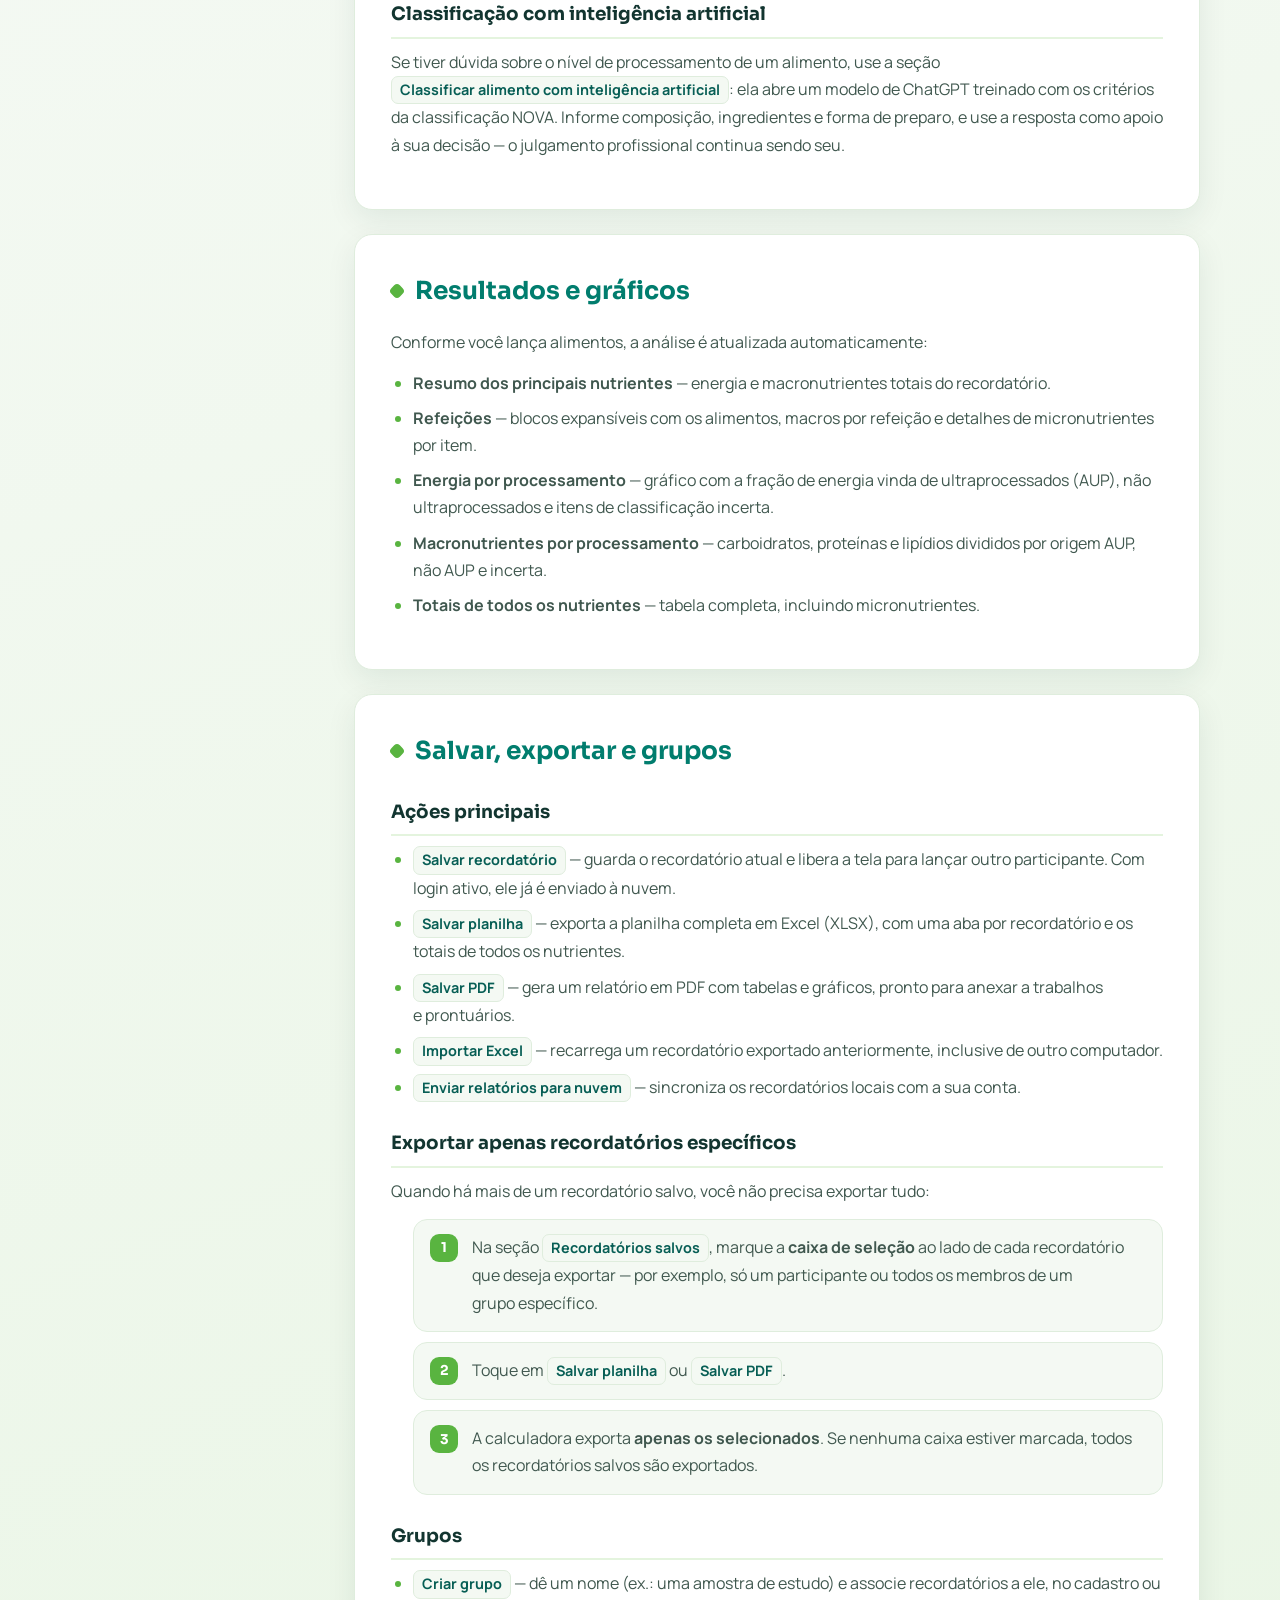
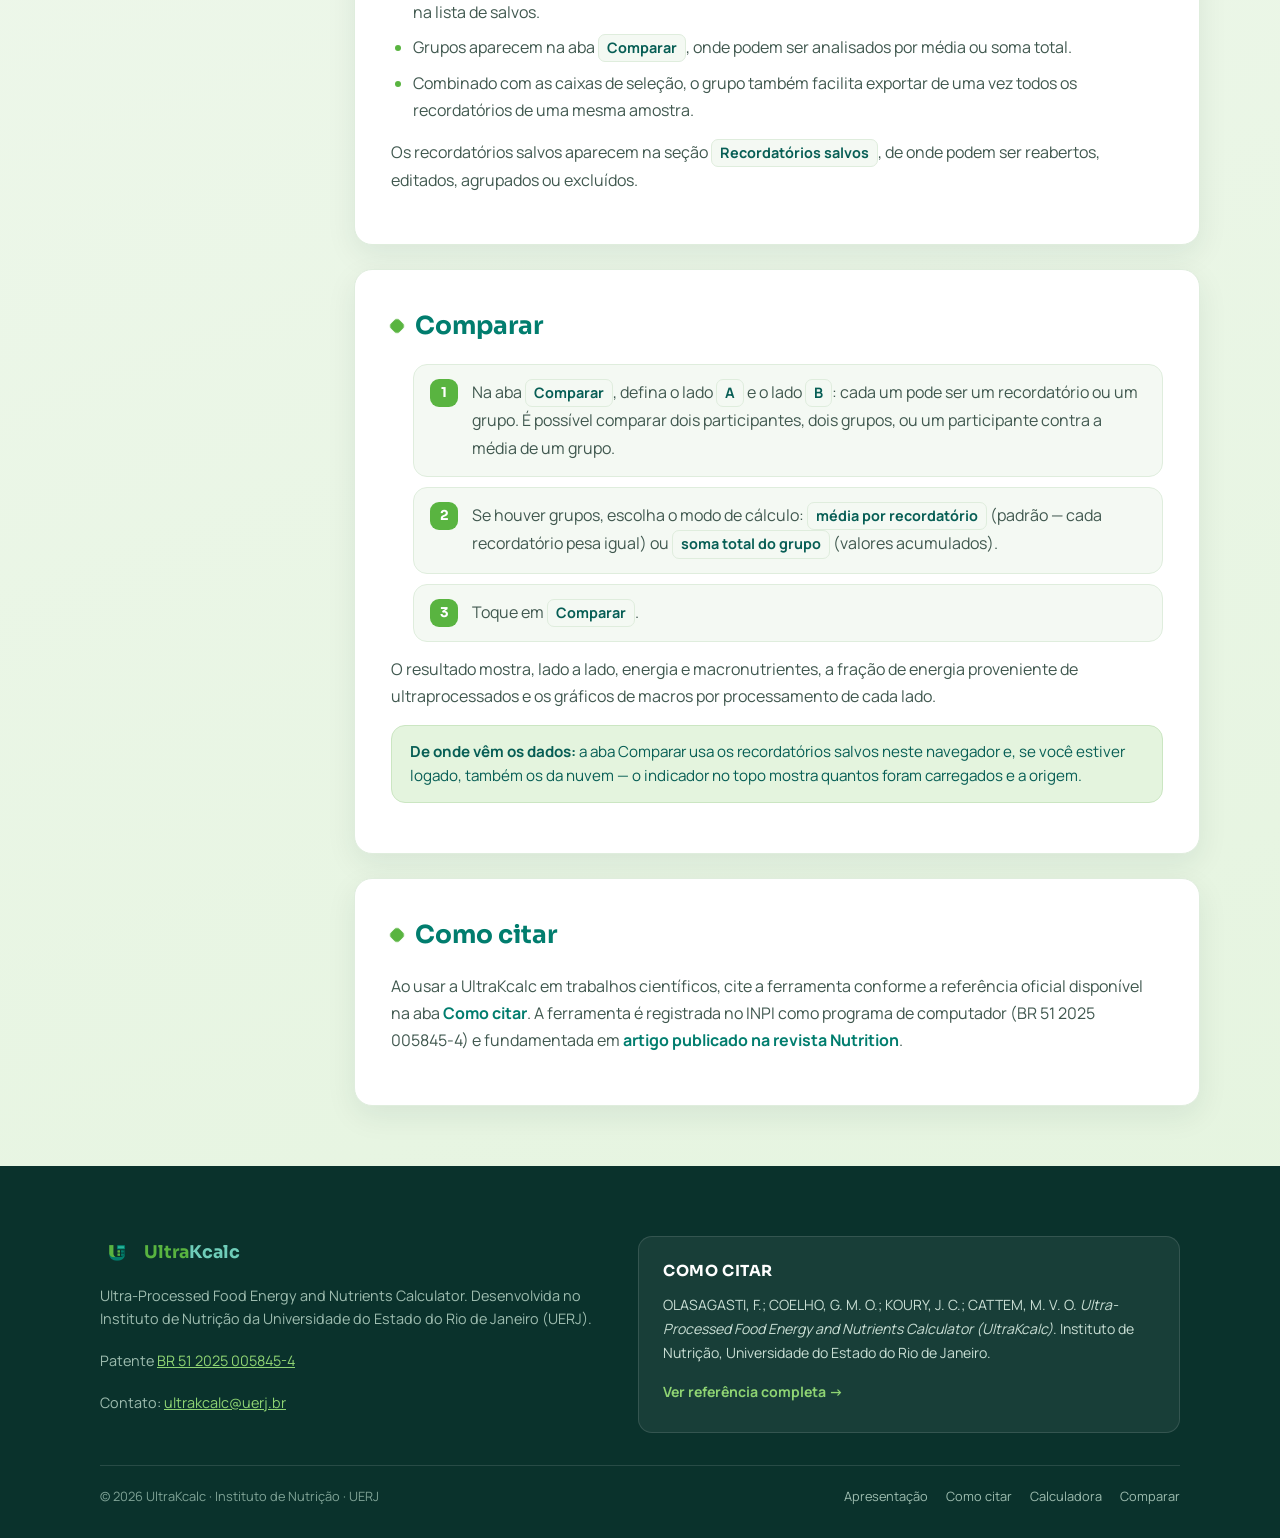
<file: manual.html>
<!DOCTYPE html>
<html lang="pt-BR">
<head>
  <meta charset="UTF-8">
  <meta name="viewport" content="width=device-width, initial-scale=1.0">
  <title>UltraKcalc – Manual do usuário</title>
  <link rel="icon" type="image/png" href="69df2eb4-bfdc-4633-b414-444ce7a7c3c5.png" sizes="512x512">
  <link rel="preconnect" href="https://fonts.googleapis.com">
  <link rel="preconnect" href="https://fonts.gstatic.com" crossorigin>
  <link href="https://fonts.googleapis.com/css2?family=Sora:wght@500;600;700;800&family=Manrope:wght@400;500;600;700&display=swap" rel="stylesheet">
  <style>
    :root {
      --primary-color: #017d6e;
      --primary-dark: #075e55;
      --primary-light: #E4F4DE;
      --secondary-color: #59b440;
      --text-color: #123530;
      --muted: #5E7A6E;
      --bg-color: #F4F9F3;
      --line: #DFEDDD;
      --white: #ffffff;
      --shadow: 0 10px 30px rgba(18, 53, 48, 0.08);
    }

    * { margin: 0; padding: 0; box-sizing: border-box; }

    body {
      font-family: 'Manrope', Arial, sans-serif;
      background: linear-gradient(160deg, #F4F9F3 55%, #E4F4DE 100%);
      color: var(--text-color);
      line-height: 1.6;
    }

    html { scroll-behavior: smooth; }

    h1, h2, h3, h4 { font-family: 'Sora', sans-serif; }

    /* Hero */
    .hero {
      position: relative;
      overflow: hidden;
      background: linear-gradient(150deg, #016557 0%, #017d6e 60%, #0b9077 100%);
      color: var(--white);
      padding: 150px 20px 110px;
      text-align: center;
    }
    .hero::before {
      content: '';
      position: absolute;
      top: -70px; right: -70px;
      width: 240px; height: 240px;
      border-radius: 56px;
      background: rgba(89, 180, 64, 0.16);
      transform: rotate(14deg);
    }
    .hero::after {
      content: '';
      position: absolute;
      bottom: -60px; left: -40px;
      width: 170px; height: 170px;
      border-radius: 44px;
      background: rgba(255, 255, 255, 0.06);
      transform: rotate(-10deg);
    }
    .hero h1 {
      position: relative;
      font-size: clamp(1.9rem, 4.5vw, 2.6rem);
      margin-bottom: 16px;
      font-weight: 800;
      line-height: 1.15;
      animation: fadeInUp 0.8s ease-out;
    }
    .hero p {
      position: relative;
      font-size: clamp(1rem, 2.4vw, 1.2rem);
      max-width: 720px;
      margin: 0 auto;
      color: #CFEADF;
      animation: fadeInUp 1s ease-out;
    }

    /* Layout com sumário lateral */
    .manual-layout {
      max-width: 1160px;
      margin: -50px auto 60px;
      padding: 0 20px;
      position: relative;
      z-index: 10;
      display: grid;
      grid-template-columns: 250px minmax(0, 1fr);
      gap: 24px;
      align-items: start;
    }

    .manual-toc {
      position: sticky;
      top: 80px;
      background: var(--white);
      border: 1px solid var(--line);
      border-radius: 18px;
      box-shadow: var(--shadow);
      padding: 20px;
      display: flex;
      flex-direction: column;
      gap: 2px;
    }
    .manual-toc strong {
      font-family: 'Sora', sans-serif;
      font-size: 0.8rem;
      letter-spacing: 0.08em;
      text-transform: uppercase;
      color: var(--muted);
      margin-bottom: 8px;
    }
    .manual-toc a {
      text-decoration: none;
      color: var(--text-color);
      font-size: 0.9rem;
      font-weight: 600;
      padding: 8px 10px;
      border-radius: 8px;
    }
    .manual-toc a:hover { background: var(--primary-light); color: var(--primary-color); }

    .manual-content { display: flex; flex-direction: column; gap: 24px; min-width: 0; }

    .card {
      background: var(--white);
      padding: 36px;
      border-radius: 18px;
      border: 1px solid var(--line);
      box-shadow: var(--shadow);
      scroll-margin-top: 80px;
    }

    .card h2 {
      color: var(--primary-color);
      font-size: 1.55rem;
      margin-bottom: 18px;
      display: flex;
      align-items: center;
      gap: 12px;
    }
    .card h2::before {
      content: '';
      display: inline-block;
      flex: 0 0 auto;
      width: 12px; height: 12px;
      background: var(--secondary-color);
      border-radius: 4px;
      transform: rotate(45deg);
    }

    .card h3 {
      color: var(--text-color);
      font-size: 1.15rem;
      margin: 26px 0 10px;
      padding-bottom: 8px;
      border-bottom: 2px solid var(--primary-light);
    }

    .card p, .card li {
      color: #40584F;
      font-size: 1rem;
      line-height: 1.7;
      text-wrap: pretty;
    }
    .card p { margin-bottom: 14px; }

    .card ul, .card ol {
      margin: 0 0 14px 22px;
    }
    .card li { margin-bottom: 8px; }
    .card li::marker { color: var(--secondary-color); font-weight: 700; }

    .card a { color: var(--primary-color); font-weight: 700; text-decoration: none; }
    .card a:hover { color: var(--secondary-color); }

    /* Passo a passo numerado */
    .steps {
      list-style: none;
      margin: 16px 0;
      padding: 0;
      counter-reset: passo;
      display: flex;
      flex-direction: column;
      gap: 10px;
    }
    .steps li {
      counter-increment: passo;
      position: relative;
      display: block;
      background: var(--bg-color);
      border: 1px solid var(--line);
      border-radius: 14px;
      padding: 14px 16px 14px 58px;
      margin: 0;
    }
    .steps li::before {
      content: counter(passo);
      position: absolute;
      left: 16px;
      top: 14px;
      width: 28px; height: 28px;
      display: flex;
      align-items: center;
      justify-content: center;
      border-radius: 9px;
      background: var(--secondary-color);
      color: var(--white);
      font-family: 'Sora', sans-serif;
      font-size: 0.85rem;
      font-weight: 700;
    }

    /* Dicas e avisos */
    .dica {
      background: var(--primary-light);
      border: 1px solid #CBE6C2;
      border-radius: 14px;
      padding: 14px 18px;
      margin: 14px 0;
      font-size: 0.95rem;
      color: var(--primary-dark);
    }
    .dica strong { color: var(--primary-dark); }

    /* Nome de botão/elemento da interface */
    .ui {
      display: inline-block;
      background: var(--bg-color);
      border: 1px solid var(--line);
      border-radius: 7px;
      padding: 1px 8px;
      font-size: 0.9em;
      font-weight: 700;
      color: var(--primary-dark);
      white-space: nowrap;
    }

    @keyframes fadeInUp {
      from { opacity: 0; transform: translateY(30px); }
      to { opacity: 1; transform: translateY(0); }
    }

    @media (max-width: 900px) {
      .manual-layout {
        grid-template-columns: 1fr;
        margin-top: -40px;
      }
      .manual-toc { position: static; }
      .card { padding: 24px 20px; }
      .hero { padding: 110px 20px 80px; }
    }

    @media (prefers-reduced-motion: reduce) {
      * { animation: none !important; }
    }
  </style>
  <link rel="stylesheet" href="ultrakcalc_topbar.css">
  <link rel="stylesheet" href="ultrakcalc_footer.css">
</head>
<body>
  <!-- Barra superior compartilhada (preenchida por ultrakcalc_topbar.js) -->
  <header class="topbar"></header>

  <section class="hero">
    <h1>Manual do usuário</h1>
    <p>Guia passo a passo de todas as funções da UltraKcalc — do primeiro recordatório à comparação entre grupos.</p>
  </section>

  <div class="manual-layout">
    <nav class="manual-toc" aria-label="Sumário do manual">
      <strong>Sumário</strong>
      <a href="#visao-geral">Visão geral</a>
      <a href="#conta">Conta e nuvem</a>
      <a href="#recordatorio">Montar um recordatório</a>
      <a href="#alimentos">Alimentos e medidas</a>
      <a href="#resultados">Resultados e gráficos</a>
      <a href="#salvar">Salvar, exportar e grupos</a>
      <a href="#comparar">Comparar</a>
      <a href="#citar">Como citar</a>
    </nav>

    <div class="manual-content">
      <section class="card" id="visao-geral" data-screen-label="Visão geral">
        <h2>Visão geral</h2>
        <p>A UltraKcalc calcula energia e nutrientes de recordatórios alimentares de 24 horas (R24h) com uma base de 5.674 registros alimentares derivados da <a href="https://www.tbca.net.br/" target="_blank" rel="noopener noreferrer">TBCA</a>. A ferramenta separa alimentos <strong>ultraprocessados</strong>, <strong>não ultraprocessados</strong> e itens cuja classificação NOVA ainda precisa ser confirmada. O site tem quatro áreas principais:</p>
        <ul>
          <li><span class="ui">Calculadora</span> — monte recordatórios por refeição e obtenha nutrientes, gráficos e relatórios.</li>
          <li><span class="ui">Comparar</span> — compare dois recordatórios, dois grupos, ou um recordatório contra um grupo.</li>
          <li><span class="ui">Minha conta</span> — crie uma conta para salvar seus dados na nuvem e acessá-los de qualquer dispositivo.</li>
          <li><span class="ui">Apresentação</span> e <span class="ui">Como citar</span> — metodologia, origem científica e referência oficial.</li>
        </ul>
        <div class="dica"><strong>Sem conta também funciona:</strong> os recordatórios ficam salvos no navegador. A conta serve para sincronizar entre dispositivos e proteger seus dados.</div>
      </section>

      <section class="card" id="conta" data-screen-label="Conta">
        <h2>Conta e nuvem</h2>
        <ol class="steps">
          <li>Acesse <span class="ui">Entrar</span> na barra superior.</li>
          <li>Informe e-mail e senha e toque em <span class="ui">Criar conta</span> (primeira vez) ou <span class="ui">Entrar</span>. Dependendo da configuração, pode ser necessário confirmar o e-mail antes do primeiro acesso.</li>
          <li>Depois de entrar, use <span class="ui">Enviar relatórios para nuvem</span> para subir os recordatórios que já estavam salvos apenas neste navegador.</li>
        </ol>
        <p>Use sempre o mesmo e-mail para recuperar seus recordatórios. O indicador no topo do painel mostra se a conexão com a nuvem está ativa.</p>
        <h3>O que é sincronizado</h3>
        <ul>
          <li><strong>Recordatórios salvos</strong> — com todos os alimentos, refeições e classificações.</li>
          <li><strong>Alimentos cadastrados por você</strong> — incluindo edições e exclusões feitas depois.</li>
          <li><strong>Medidas caseiras personalizadas</strong> e <strong>alimentos favoritos</strong>.</li>
        </ul>
        <div class="dica"><strong>Envio automático:</strong> com a sessão ativa, tudo que você salvar na Calculadora já vai direto para a nuvem. O botão "Enviar relatórios para nuvem" serve para migrar dados antigos, criados antes do login — duplicatas são detectadas e ignoradas automaticamente.</div>
      </section>

      <section class="card" id="recordatorio" data-screen-label="Recordatório">
        <h2>Montar um recordatório</h2>
        <h3>1. Identificação</h3>
        <p>No topo da Calculadora, preencha <span class="ui">Participante</span>, <span class="ui">Pesquisador</span> e <span class="ui">Data</span>. Esses dados identificam o recordatório nos relatórios e na comparação. A classificação dos alimentos segue sempre a <strong>classificação NOVA</strong>.</p>
        <ul>
          <li><strong>ID do participante</strong> — código ou nome que identifica quem consumiu os alimentos. É ele que aparece na lista de salvos e na aba Comparar.</li>
          <li><strong>Grupo</strong> — opcional; associe o recordatório a um grupo (ex.: "Atletas", "Controle") já no cadastro. Também é possível agrupar depois, na lista de salvos.</li>
        </ul>

        <h3>2. Refeições</h3>
        <ol class="steps">
          <li>Em <span class="ui">Refeições do recordatório</span>, escolha o tipo (café da manhã, almoço, jantar…) e toque em <span class="ui">Adicionar alimento</span> para abrir a refeição. Você pode criar quantas refeições precisar, inclusive repetidas usando o tipo <span class="ui">Extra</span>.</li>
          <li>Clique no cartão da refeição para abrir a janela de lançamento.</li>
          <li>No campo <span class="ui">Alimento</span>, digite para buscar entre os 5.674 registros da base. A busca também reconhece o nome simplificado, o nome original, a marca e o código TBCA. Use as abas <span class="ui">Todos</span>, <span class="ui">Favoritos</span> e <span class="ui">Adicionados</span> para filtrar, e a estrela para favoritar os itens que você usa com frequência.</li>
          <li>Escolha a <span class="ui">medida caseira</span> disponível para o alimento (ou gramas), informe a <span class="ui">porção</span> e a <span class="ui">quantidade</span>, e toque em <span class="ui">Adicionar alimento</span>. Ao escolher uma medida caseira, a porção em gramas é calculada automaticamente.</li>
          <li>Repita para todos os itens da refeição. A lista com os alimentos lançados fica logo abaixo do formulário, com energia e macros de cada item.</li>
          <li>Se a classificação NOVA sugerida pela base não representar o produto ou preparo consumido, altere-a no seletor exibido abaixo do nome do alimento. A escolha vale para aquele lançamento e atualiza imediatamente os gráficos, o recordatório salvo e as exportações.</li>
        </ol>
        <div class="dica"><strong>Origem das medidas:</strong> 5.673 descrições de alimentos possuem ao menos uma medida, totalizando 26.589 opções. As medidas oficiais foram incorporadas usando apenas o nome da medida e seu peso ou volume. Opções marcadas como “referência adicional” vieram da compilação anterior enviada ao projeto; em análises sensíveis, confirme se a forma e o preparo correspondem ao item consumido.</div>

        <h3>3. Corrigir um alimento já lançado</h3>
        <p>Não é preciso excluir e lançar de novo. Em cada linha da lista de alimentos da refeição há três botões:</p>
        <ul>
          <li><span class="ui">Micros</span> — mostra a contribuição de micronutrientes daquele item.</li>
          <li><span class="ui">✎ (lápis)</span> — abre um painel para corrigir a <strong>porção</strong> e a <strong>quantidade</strong>; ao salvar, nutrientes, totais e gráficos são recalculados na hora.</li>
          <li><span class="ui">×</span> — remove o alimento da refeição.</li>
        </ul>
        <div class="dica"><strong>Duplicar refeição:</strong> no cartão da refeição, o botão de duplicar copia todos os alimentos para outra refeição de destino — útil para dias com repetições.</div>
      </section>

      <section class="card" id="alimentos" data-screen-label="Alimentos">
        <h2>Alimentos e medidas</h2>
        <h3>Cadastrar alimento que não está na base</h3>
        <ol class="steps">
          <li>Na seção <span class="ui">Ferramentas</span>, toque em <span class="ui">Adicionar alimento</span>.</li>
          <li>Preencha o nome e escolha um dos quatro grupos NOVA: in natura/minimamente processado, ingrediente culinário processado, processado ou ultraprocessado. Essa escolha define como o alimento entra nos resultados e exportações.</li>
          <li>Informe energia, carboidratos, proteínas, lipídios e fibra <strong>por 100 g</strong> do alimento. Role para baixo para preencher também os micronutrientes que desejar — os não informados entram como zero.</li>
          <li>Toque em <span class="ui">Salvar alimento</span> — ele passa a aparecer na busca como os demais (aba <span class="ui">Adicionados</span>) e, se você estiver logado, é salvo também na nuvem.</li>
        </ol>
        <div class="dica"><strong>Dica:</strong> os valores por 100 g geralmente estão na tabela nutricional do rótulo — atenção à porção de referência do rótulo, que muitas vezes é menor que 100 g e precisa ser convertida.</div>

        <h3>Editar ou excluir alimentos cadastrados</h3>
        <ol class="steps">
          <li>Na seção <span class="ui">Ferramentas</span>, toque em <span class="ui">Editar alimentos cadastrados</span>. Abre uma lista com todos os alimentos que você criou, com energia por 100 g e classificação.</li>
          <li><span class="ui">Editar</span> — reabre o formulário de cadastro já preenchido com todos os valores (incluindo micronutrientes). Você pode corrigir o nome, os nutrientes, as calorias e o grupo NOVA. Toque em <span class="ui">Salvar alterações</span> para aplicar.</li>
          <li><span class="ui">Excluir</span> — remove o alimento da sua base após confirmação. Ele some da busca, e a exclusão também é aplicada na nuvem se você estiver logado.</li>
        </ol>
        <div class="dica"><strong>Importante:</strong> editar ou excluir um alimento cadastrado <strong>não altera</strong> recordatórios já salvos — os itens lançados mantêm os valores da época do lançamento. Para atualizar um recordatório antigo, reabra-o e relance o item.</div>
        <div class="dica"><strong>Classificação NOVA:</strong> alimentos multingredientes e descrições genéricas podem depender da marca, lista de ingredientes e forma de preparo. Itens desconhecidos aparecem como “classificação NOVA incerta” e são separados nos gráficos até serem revisados. Use o seletor do lançamento para corrigir a classificação quando houver informação mais específica; a opção “NOVA da base” restaura o valor original.</div>

        <h3>Medida caseira personalizada</h3>
        <p>Em <span class="ui">Adicionar medida caseira por alimento</span>, associe uma medida (ex.: "colher de sopa") e sua equivalência em gramas a um alimento específico. A medida ficará disponível no lançamento daquele alimento, e a conversão para gramas é feita automaticamente.</p>

        <h3>Classificação com inteligência artificial</h3>
        <p>Se tiver dúvida sobre o nível de processamento de um alimento, use a seção <span class="ui">Classificar alimento com inteligência artificial</span>: ela abre um modelo de ChatGPT treinado com os critérios da classificação NOVA. Informe composição, ingredientes e forma de preparo, e use a resposta como apoio à sua decisão — o julgamento profissional continua sendo seu.</p>
      </section>

      <section class="card" id="resultados" data-screen-label="Resultados">
        <h2>Resultados e gráficos</h2>
        <p>Conforme você lança alimentos, a análise é atualizada automaticamente:</p>
        <ul>
          <li><strong>Resumo dos principais nutrientes</strong> — energia e macronutrientes totais do recordatório.</li>
          <li><strong>Refeições</strong> — blocos expansíveis com os alimentos, macros por refeição e detalhes de micronutrientes por item.</li>
          <li><strong>Energia por processamento</strong> — gráfico com a fração de energia vinda de ultraprocessados (AUP), não ultraprocessados e itens de classificação incerta.</li>
          <li><strong>Macronutrientes por processamento</strong> — carboidratos, proteínas e lipídios divididos por origem AUP, não AUP e incerta.</li>
          <li><strong>Totais de todos os nutrientes</strong> — tabela completa, incluindo micronutrientes.</li>
        </ul>
      </section>

      <section class="card" id="salvar" data-screen-label="Salvar e exportar">
        <h2>Salvar, exportar e grupos</h2>
        <h3>Ações principais</h3>
        <ul>
          <li><span class="ui">Salvar recordatório</span> — guarda o recordatório atual e libera a tela para lançar outro participante. Com login ativo, ele já é enviado à nuvem.</li>
          <li><span class="ui">Salvar planilha</span> — exporta a planilha completa em Excel (XLSX), com uma aba por recordatório e os totais de todos os nutrientes.</li>
          <li><span class="ui">Salvar PDF</span> — gera um relatório em PDF com tabelas e gráficos, pronto para anexar a trabalhos e prontuários.</li>
          <li><span class="ui">Importar Excel</span> — recarrega um recordatório exportado anteriormente, inclusive de outro computador.</li>
          <li><span class="ui">Enviar relatórios para nuvem</span> — sincroniza os recordatórios locais com a sua conta.</li>
        </ul>

        <h3>Exportar apenas recordatórios específicos</h3>
        <p>Quando há mais de um recordatório salvo, você não precisa exportar tudo:</p>
        <ol class="steps">
          <li>Na seção <span class="ui">Recordatórios salvos</span>, marque a <strong>caixa de seleção</strong> ao lado de cada recordatório que deseja exportar — por exemplo, só um participante ou todos os membros de um grupo específico.</li>
          <li>Toque em <span class="ui">Salvar planilha</span> ou <span class="ui">Salvar PDF</span>.</li>
          <li>A calculadora exporta <strong>apenas os selecionados</strong>. Se nenhuma caixa estiver marcada, todos os recordatórios salvos são exportados.</li>
        </ol>

        <h3>Grupos</h3>
        <ul>
          <li><span class="ui">Criar grupo</span> — dê um nome (ex.: uma amostra de estudo) e associe recordatórios a ele, no cadastro ou na lista de salvos.</li>
          <li>Grupos aparecem na aba <span class="ui">Comparar</span>, onde podem ser analisados por média ou soma total.</li>
          <li>Combinado com as caixas de seleção, o grupo também facilita exportar de uma vez todos os recordatórios de uma mesma amostra.</li>
        </ul>
        <p>Os recordatórios salvos aparecem na seção <span class="ui">Recordatórios salvos</span>, de onde podem ser reabertos, editados, agrupados ou excluídos.</p>
      </section>

      <section class="card" id="comparar" data-screen-label="Comparar">
        <h2>Comparar</h2>
        <ol class="steps">
          <li>Na aba <span class="ui">Comparar</span>, defina o lado <span class="ui">A</span> e o lado <span class="ui">B</span>: cada um pode ser um recordatório ou um grupo. É possível comparar dois participantes, dois grupos, ou um participante contra a média de um grupo.</li>
          <li>Se houver grupos, escolha o modo de cálculo: <span class="ui">média por recordatório</span> (padrão — cada recordatório pesa igual) ou <span class="ui">soma total do grupo</span> (valores acumulados).</li>
          <li>Toque em <span class="ui">Comparar</span>.</li>
        </ol>
        <p>O resultado mostra, lado a lado, energia e macronutrientes, a fração de energia proveniente de ultraprocessados e os gráficos de macros por processamento de cada lado.</p>
        <div class="dica"><strong>De onde vêm os dados:</strong> a aba Comparar usa os recordatórios salvos neste navegador e, se você estiver logado, também os da nuvem — o indicador no topo mostra quantos foram carregados e a origem.</div>
      </section>

      <section class="card" id="citar" data-screen-label="Como citar">
        <h2>Como citar</h2>
        <p>Ao usar a UltraKcalc em trabalhos científicos, cite a ferramenta conforme a referência oficial disponível na aba <a href="citacao.html">Como citar</a>. A ferramenta é registrada no INPI como programa de computador (BR 51 2025 005845‑4) e fundamentada em <a href="https://www.sciencedirect.com/science/article/abs/pii/S0899900725003831?via%3Dihub" target="_blank" rel="noopener noreferrer">artigo publicado na revista Nutrition</a>.</p>
      </section>
    </div>
  </div>

  <script src="ultrakcalc_topbar.js" defer></script>
  <script src="ultrakcalc_footer.js" defer></script>
  <script src="ultrakcalc_i18n.js" defer></script>
</body>
</html>
</file>
<file: ultrakcalc_topbar.css>
/* ============================================================
   UltraKcalc — Barra superior compartilhada
   Incluir em todas as páginas, DEPOIS do <style> da página:
   <link rel="stylesheet" href="ultrakcalc_topbar.css">
   <script src="ultrakcalc_topbar.js" defer></script>
   ============================================================ */
@import url('https://fonts.googleapis.com/css2?family=Sora:wght@500;600;700;800&family=Manrope:wght@400;500;600;700&display=swap');

header.topbar {
  position: fixed !important;
  top: 0; left: 0; right: 0;
  width: 100% !important;
  box-sizing: border-box;
  z-index: 999;
  background: #ffffff !important;
  -webkit-backdrop-filter: blur(12px);
  backdrop-filter: blur(12px);
  border-bottom: 1px solid #DFEDDD;
  box-shadow: none !important;
  display: flex !important;
  align-items: center;
  justify-content: space-between !important;
  gap: 16px;
  padding: 10px 20px !important;
  font-family: 'Manrope', Arial, sans-serif;
}

header.topbar .uk-logo { display: flex; align-items: center; gap: 10px; text-decoration: none; }
header.topbar .uk-logo img { width: 38px; height: 38px; display: block; margin: 0; }
header.topbar .uk-logo span { font-family: 'Sora', sans-serif; font-size: 1.15rem; font-weight: 700; }
.uk-g { color: #59b440; }
.uk-t { color: #017d6e; }

header.topbar .uk-nav { display: flex; align-items: center; gap: 4px; flex-wrap: wrap; margin: 0; }
header.topbar .uk-nav a {
  text-decoration: none; color: #123530; font-size: 0.9rem; font-weight: 600;
  padding: 8px 12px; border-radius: 8px;
  transition: background-color 0.2s ease, color 0.2s ease;
}
header.topbar .uk-nav a:hover,
header.topbar .uk-nav a.uk-active { background: #E4F4DE; color: #017d6e; }
header.topbar .uk-nav a.uk-outline {
  color: #017d6e; font-weight: 700; padding: 8px 14px;
  border-radius: 999px; border: 1.5px solid #017d6e; background: transparent;
}
header.topbar .uk-nav a.uk-outline:hover { background: #017d6e; color: #ffffff; }
header.topbar .uk-nav a.uk-cta {
  color: #ffffff; font-weight: 700; padding: 9px 16px;
  border-radius: 999px; background: #59b440;
}
header.topbar .uk-nav a.uk-cta:hover { background: #017d6e; color: #ffffff; }

/* Botão hambúrguer (mobile) */
.uk-burger {
  display: none; flex-direction: column; gap: 5px;
  background: none; border: none; cursor: pointer; padding: 12px;
}
.uk-burger span { display: block; width: 22px; height: 2.5px; border-radius: 2px; background: #017d6e; }
.uk-burger span:nth-child(2) { background: #59b440; }

/* Menu suspenso (mobile) */
nav.uk-menu {
  display: none; position: fixed; top: 59px; left: 0; right: 0; z-index: 998;
  background: #ffffff; border-bottom: 1px solid #DFEDDD;
  box-shadow: 0 12px 30px rgba(18, 53, 48, 0.12);
  flex-direction: column; padding: 8px 12px 16px;
  font-family: 'Manrope', Arial, sans-serif;
}
nav.uk-menu.uk-open { display: flex; }
nav.uk-menu a { text-decoration: none; color: #123530; font-weight: 600; font-size: 1rem; padding: 14px 16px; border-radius: 10px; }
nav.uk-menu a:hover { background: #E4F4DE; }
nav.uk-menu a.uk-cta { color: #ffffff; background: #59b440; font-weight: 700; border-radius: 12px; margin: 8px 4px; text-align: center; }
nav.uk-menu a.uk-cta:hover { background: #017d6e; }
nav.uk-menu a.uk-outline { color: #017d6e; font-weight: 700; }

@media (max-width: 880px) {
  header.topbar .uk-nav { display: none; }
  .uk-burger { display: flex; }
}
</file>
<file: ultrakcalc_footer.css>
/* UltraKcalc — Rodapé compartilhado.
   Incluir: <link rel="stylesheet" href="ultrakcalc_footer.css">
            <script src="ultrakcalc_footer.js" defer></script>
   e um <footer class="uk-rodape"></footer> no fim do body (o JS cria se faltar). */

footer.uk-rodape {
  background: #0A322C;
  color: #C9DED4;
  padding: clamp(44px, 7vw, 70px) 24px 32px;
  box-sizing: border-box;
  font-family: 'Manrope', Arial, sans-serif;
  line-height: 1.6;
}
footer.uk-rodape * { box-sizing: border-box; }
footer.uk-rodape .uk-rodape-conteudo { max-width: 1080px; margin: 0 auto; display: flex; flex-direction: column; gap: 32px; }
footer.uk-rodape .uk-rodape-colunas { display: flex; flex-wrap: wrap; gap: 36px; justify-content: space-between; }
footer.uk-rodape .uk-rodape-marca { flex: 1 1 340px; min-width: 260px; }
footer.uk-rodape .uk-logo-linha { display: flex; align-items: center; gap: 10px; margin: 0 0 14px; }
footer.uk-rodape .uk-logo-linha img { width: 34px; height: 34px; display: block; }
footer.uk-rodape .uk-logo-linha .uk-nome { font-family: 'Sora', sans-serif; font-size: 1.1rem; font-weight: 700; }
footer.uk-rodape .uk-nome .uk-g { color: #59b440; }
footer.uk-rodape .uk-nome .uk-k { color: #6FCDB9; }
footer.uk-rodape .uk-rodape-marca p { margin: 0 0 18px; font-size: 0.9rem; line-height: 1.65; color: #9DBCAF; }
footer.uk-rodape .uk-patente { margin: 0; font-size: 0.85rem; color: #9DBCAF; }
footer.uk-rodape .uk-contato { margin: 8px 0 0; font-size: 0.85rem; color: #9DBCAF; }
footer.uk-rodape a { color: #8FD473; }
footer.uk-rodape a:hover { color: #ffffff; }
footer.uk-rodape .uk-rodape-citacao {
  flex: 1 1 380px; min-width: 260px;
  background: rgba(255, 255, 255, 0.06);
  border: 1px solid rgba(255, 255, 255, 0.12);
  border-radius: 14px;
  padding: 22px 24px;
}
footer.uk-rodape .uk-rodape-citacao h3 {
  margin: 0 0 10px;
  font-family: 'Sora', sans-serif;
  font-size: 0.95rem;
  color: #ffffff;
  letter-spacing: 0.04em;
  text-transform: uppercase;
  border: 0; padding: 0; text-align: left;
}
footer.uk-rodape .uk-rodape-citacao h3::after { display: none; }
footer.uk-rodape .uk-rodape-citacao p { margin: 0 0 14px; font-size: 0.88rem; line-height: 1.7; color: #C9DED4; }
footer.uk-rodape .uk-rodape-citacao a { font-size: 0.88rem; font-weight: 700; text-decoration: none; }
footer.uk-rodape .uk-rodape-citacao a:hover { text-decoration: underline; }
footer.uk-rodape .uk-rodape-base {
  border-top: 1px solid rgba(255, 255, 255, 0.12);
  padding-top: 20px;
  display: flex; flex-wrap: wrap; gap: 12px 24px;
  align-items: center; justify-content: space-between;
}
footer.uk-rodape .uk-copy { font-size: 0.8rem; color: #7FA396; }
footer.uk-rodape .uk-rodape-base nav { display: flex; gap: 18px; flex-wrap: wrap; margin: 0; }
footer.uk-rodape .uk-rodape-base nav a { font-size: 0.8rem; color: #9DBCAF; text-decoration: none; }
footer.uk-rodape .uk-rodape-base nav a:hover { color: #ffffff; }

/* Espaço para a barra inferior mobile fixa (quando existir) */
@media (max-width: 768px) {
  footer.uk-rodape { padding-bottom: 96px; }
}
</file>
